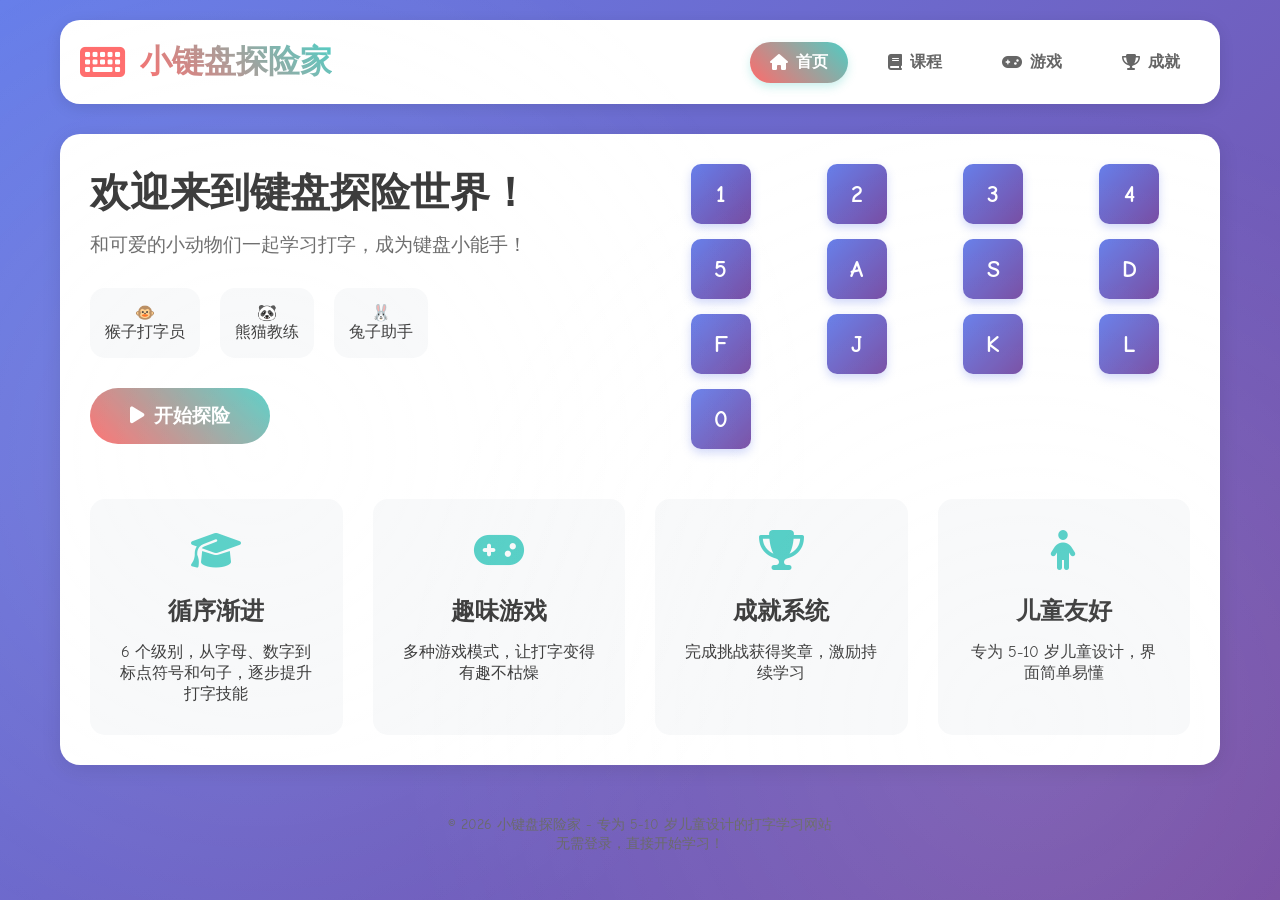
<file: index.html>
<!DOCTYPE html>
<html lang="zh-CN">
<head>
    <meta charset="UTF-8">
    <meta name="viewport" content="width=device-width, initial-scale=1.0">
    <title>小键盘探险家 - 儿童打字游戏</title>
    <link rel="stylesheet" href="style.css">
    <link rel="stylesheet" href="https://cdnjs.cloudflare.com/ajax/libs/font-awesome/6.4.0/css/all.min.css">
    <link href="https://fonts.googleapis.com/css2?family=Comic+Neue:wght@400;700&family=Nunito:wght@400;700&display=swap" rel="stylesheet">
</head>
<body>
    <div class="container">
        <!-- 顶部导航 -->
        <header class="header">
            <div class="logo">
                <i class="fas fa-keyboard"></i>
                <h1>小键盘探险家</h1>
            </div>
            <nav class="nav">
                <a href="#home" class="nav-link active"><i class="fas fa-home"></i> 首页</a>
                <a href="#lessons" class="nav-link"><i class="fas fa-book"></i> 课程</a>
                <a href="#games" class="nav-link"><i class="fas fa-gamepad"></i> 游戏</a>
                <a href="#progress" class="nav-link"><i class="fas fa-trophy"></i> 成就</a>
            </nav>
        </header>

        <!-- 主内容区 -->
        <main class="main-content">
            <!-- 欢迎区域 -->
            <section id="home" class="section active">
                <div class="hero">
                    <div class="hero-content">
                        <h2>欢迎来到键盘探险世界！</h2>
                        <p class="subtitle">和可爱的小动物们一起学习打字，成为键盘小能手！</p>
                        <div class="hero-animals">
                            <div class="animal monkey">
                                <span class="animal-emoji">🐵</span>
                                <span>猴子打字员</span>
                            </div>
                            <div class="animal panda">
                                <span class="animal-emoji">🐼</span>
                                <span>熊猫教练</span>
                            </div>
                            <div class="animal rabbit">
                                <span class="animal-emoji">🐰</span>
                                <span>兔子助手</span>
                            </div>
                        </div>
                        <button class="start-btn" onclick="startLearning()">
                            <i class="fas fa-play"></i> 开始探险
                        </button>
                    </div>
                    <div class="hero-image">
                        <div class="keyboard-illustration">
                            <div class="key key-1">1</div>
                            <div class="key key-2">2</div>
                            <div class="key key-3">3</div>
                            <div class="key key-4">4</div>
                            <div class="key key-5">5</div>
                            <div class="key key-a">A</div>
                            <div class="key key-s">S</div>
                            <div class="key key-d">D</div>
                            <div class="key key-f">F</div>
                            <div class="key key-j">J</div>
                            <div class="key key-k">K</div>
                            <div class="key key-l">L</div>
                            <div class="key key-0">0</div>
                        </div>
                    </div>
                </div>

                <div class="features">
                    <div class="feature-card">
                        <div class="feature-icon">
                            <i class="fas fa-graduation-cap"></i>
                        </div>
                        <h3>循序渐进</h3>
                        <p>6 个级别，从字母、数字到标点符号和句子，逐步提升打字技能</p>
                    </div>
                    <div class="feature-card">
                        <div class="feature-icon">
                            <i class="fas fa-gamepad"></i>
                        </div>
                        <h3>趣味游戏</h3>
                        <p>多种游戏模式，让打字变得有趣不枯燥</p>
                    </div>
                    <div class="feature-card">
                        <div class="feature-icon">
                            <i class="fas fa-trophy"></i>
                        </div>
                        <h3>成就系统</h3>
                        <p>完成挑战获得奖章，激励持续学习</p>
                    </div>
                    <div class="feature-card">
                        <div class="feature-icon">
                            <i class="fas fa-child"></i>
                        </div>
                        <h3>儿童友好</h3>
                        <p>专为 5-10 岁儿童设计，界面简单易懂</p>
                    </div>
                </div>
            </section>

            <!-- 课程区域 -->
            <section id="lessons" class="section">
                <h2 class="section-title">打字课程</h2>
                <p class="section-subtitle">选择适合你的课程开始学习吧！</p>
                
                <div class="lessons-container">
                    <!-- 课程卡片将由 JavaScript 动态生成 -->
                </div>
            </section>

            <!-- 游戏区域 -->
            <section id="games" class="section">
                <h2 class="section-title">趣味游戏</h2>
                <p class="section-subtitle">通过游戏练习打字技能！</p>
                
                <div class="games-container">
                    <a href="falling-letters.html" class="game-card-link">
                        <div class="game-card">
                            <div class="game-icon">
                                <i class="fas fa-apple-alt"></i>
                            </div>
                            <h3>字母雨</h3>
                            <p>接住掉落的字母，输入正确的键</p>
                            <button class="play-btn">开始游戏</button>
                        </div>
                    </a>
                    
                    <a href="word-race.html" class="game-card-link">
                        <div class="game-card">
                            <div class="game-icon">
                                <i class="fas fa-car"></i>
                            </div>
                            <h3>单词赛车</h3>
                            <p>输入单词让赛车前进</p>
                            <button class="play-btn">开始游戏</button>
                        </div>
                    </a>
                    
                    <a href="typing-adventure.html" class="game-card-link">
                        <div class="game-card">
                            <div class="game-icon">
                                <i class="fas fa-dragon"></i>
                            </div>
                            <h3>打字冒险</h3>
                            <p>打败怪物，拯救小动物</p>
                            <button class="play-btn">开始游戏</button>
                        </div>
                    </a>
                    
                    <div class="game-card" onclick="startGame('keyboard-hero')">
                        <div class="game-icon">
                            <i class="fas fa-guitar"></i>
                        </div>
                        <h3>键盘英雄</h3>
                        <p>跟随节奏敲击键盘</p>
                        <button class="play-btn coming-soon">即将推出</button>
                    </div>
                </div>
            </section>

            <!-- 打字练习区域 -->
            <section id="typing-practice" class="section typing-section" style="display: none;">
                <div class="typing-header">
                    <button class="back-btn" onclick="goBack()">
                        <i class="fas fa-arrow-left"></i> 返回
                    </button>
                    <h2 id="practice-title">打字练习</h2>
                    <div class="stats">
                        <span id="score">得分：0</span>
                        <span id="time">时间：60s</span>
                        <span id="accuracy">准确率：100%</span>
                    </div>
                </div>
                
                <div class="typing-area">
                    <div class="target-text" id="target-text">
                        请按下 <span class="highlight-key">A</span> 键
                    </div>
                    
                    <div class="keyboard-display">
                        <!-- 键盘显示区域 - MacBook 标准键盘布局 -->
                        <!-- 功能键行 -->
                        <div class="keyboard-row function-row">
                            <div class="key function-key" data-key="Escape">Esc</div>
                            <div class="key function-key" data-key="F1">F1</div>
                            <div class="key function-key" data-key="F2">F2</div>
                            <div class="key function-key" data-key="F3">F3</div>
                            <div class="key function-key" data-key="F4">F4</div>
                            <div class="key function-key" data-key="F5">F5</div>
                            <div class="key function-key" data-key="F6">F6</div>
                            <div class="key function-key" data-key="F7">F7</div>
                            <div class="key function-key" data-key="F8">F8</div>
                            <div class="key function-key" data-key="F9">F9</div>
                            <div class="key function-key" data-key="F10">F10</div>
                            <div class="key function-key" data-key="F11">F11</div>
                            <div class="key function-key" data-key="F12">F12</div>
                        </div>
                        <!-- 数字行（带符号） -->
                        <div class="keyboard-row">
                            <div class="key" data-key="`" data-shift="~">`</div>
                            <div class="key" data-key="1" data-shift="!">1</div>
                            <div class="key" data-key="2" data-shift="@">2</div>
                            <div class="key" data-key="3" data-shift="#">3</div>
                            <div class="key" data-key="4" data-shift="$">4</div>
                            <div class="key" data-key="5" data-shift="%">5</div>
                            <div class="key" data-key="6" data-shift="^">6</div>
                            <div class="key" data-key="7" data-shift="&">7</div>
                            <div class="key" data-key="8" data-shift="*">8</div>
                            <div class="key" data-key="9" data-shift="(">9</div>
                            <div class="key" data-key="0" data-shift=")">0</div>
                            <div class="key" data-key="-" data-shift="_">-</div>
                            <div class="key" data-key="=" data-shift="+">=</div>
                            <div class="key delete-key" data-key="Backspace">⌫</div>
                        </div>
                        <!-- Tab 行 -->
                        <div class="keyboard-row">
                            <div class="key tab-key" data-key="Tab">Tab</div>
                            <div class="key" data-key="Q">Q</div>
                            <div class="key" data-key="W">W</div>
                            <div class="key" data-key="E">E</div>
                            <div class="key" data-key="R">R</div>
                            <div class="key" data-key="T">T</div>
                            <div class="key" data-key="Y">Y</div>
                            <div class="key" data-key="U">U</div>
                            <div class="key" data-key="I">I</div>
                            <div class="key" data-key="O">O</div>
                            <div class="key" data-key="P">P</div>
                            <div class="key" data-key="[" data-shift="{">[</div>
                            <div class="key" data-key="]" data-shift="}">]</div>
                            <div class="key" data-key="\" data-shift="|">\</div>
                        </div>
                        <!-- Caps Lock 行 -->
                        <div class="keyboard-row">
                            <div class="key caps-key" data-key="CapsLock">Caps</div>
                            <div class="key" data-key="A">A</div>
                            <div class="key" data-key="S">S</div>
                            <div class="key" data-key="D">D</div>
                            <div class="key" data-key="F">F</div>
                            <div class="key" data-key="G">G</div>
                            <div class="key" data-key="H">H</div>
                            <div class="key" data-key="J">J</div>
                            <div class="key" data-key="K">K</div>
                            <div class="key" data-key="L">L</div>
                            <div class="key" data-key=";" data-shift=":">;</div>
                            <div class="key" data-key="'" data-shift='"">'</div>
                            <div class="key return-key" data-key="Enter">↩</div>
                        </div>
                        <!-- Shift 行 -->
                        <div class="keyboard-row">
                            <div class="key shift-key" data-key="Shift">Shift</div>
                            <div class="key" data-key="Z">Z</div>
                            <div class="key" data-key="X">X</div>
                            <div class="key" data-key="C">C</div>
                            <div class="key" data-key="V">V</div>
                            <div class="key" data-key="B">B</div>
                            <div class="key" data-key="N">N</div>
                            <div class="key" data-key="M">M</div>
                            <div class="key" data-key="," data-shift="<">,</div>
                            <div class="key" data-key="." data-shift=">">.</div>
                            <div class="key" data-key="/" data-shift="?">/</div>
                            <div class="key shift-key" data-key="ShiftR">Shift</div>
                        </div>
                        <!-- 空格行 -->
                        <div class="keyboard-row">
                            <div class="key modifier-key" data-key="Control">Ctrl</div>
                            <div class="key modifier-key" data-key="Option">⌥</div>
                            <div class="key modifier-key" data-key="Command">⌘</div>
                            <div class="key space-key" data-key=" "> </div>
                            <div class="key modifier-key" data-key="CommandR">⌘</div>
                            <div class="key modifier-key" data-key="OptionR">⌥</div>
                            <div class="key modifier-key" data-key="ControlR">Ctrl</div>
                        </div>
                    </div>
                    
                    <div class="input-area">
                        <input type="text" id="typing-input" placeholder="在这里输入..." autocomplete="off">
                        <button id="next-btn" onclick="nextChallenge()">下一个 <i class="fas fa-arrow-right"></i></button>
                    </div>
                    
                    <div class="feedback" id="feedback">
                        <i class="fas fa-thumbs-up"></i> 做得好！继续加油！
                    </div>
                </div>
                
                <div class="progress-container">
                    <div class="progress-label">
                        <span>课程进度</span>
                        <span id="progress-percent">0%</span>
                    </div>
                    <div class="progress-bar-container">
                        <div class="progress-bar-fill" id="progress-bar" style="width: 0%"></div>
                    </div>
                </div>
            </section>

            <!-- 进度/成就区域 -->
            <section id="progress" class="section">
                <h2 class="section-title">学习进度</h2>
                
                <div class="progress-dashboard">
                    <div class="progress-card">
                        <h3><i class="fas fa-medal"></i> 成就</h3>
                        <div class="achievements">
                            <!-- 成就将由 JavaScript 动态生成 -->
                        </div>
                    </div>
                    
                    <div class="progress-card">
                        <h3><i class="fas fa-chart-bar"></i> 统计数据</h3>
                        <div class="stats-grid">
                            <div class="stat-item">
                                <div class="stat-value" id="total-words">0</div>
                                <div class="stat-label">总打字数</div>
                            </div>
                            <div class="stat-item">
                                <div class="stat-value" id="avg-speed">0</div>
                                <div class="stat-label">平均速度</div>
                            </div>
                            <div class="stat-item">
                                <div class="stat-value" id="best-score">0</div>
                                <div class="stat-label">最高分</div>
                            </div>
                            <div class="stat-item">
                                <div class="stat-value" id="lessons-completed">0</div>
                                <div class="stat-label">完成课程</div>
                            </div>
                        </div>
                    </div>
                    
                    <div class="progress-card">
                        <h3><i class="fas fa-history"></i> 最近活动</h3>
                        <div class="recent-activity">
                            <p>继续学习，创造你的记录！</p>
                        </div>
                    </div>
                </div>
            </section>
        </main>

        <!-- 底部 -->
        <footer class="footer">
            <p>© 2026 小键盘探险家 - 专为 5-10 岁儿童设计的打字学习网站</p>
            <p>无需登录，直接开始学习！</p>
        </footer>
    </div>

    <!-- 游戏完成弹窗 -->
    <div id="completion-modal" class="modal">
        <div class="modal-content">
            <div class="modal-header">
                <h2>🎉 恭喜完成！</h2>
                <button class="close-modal" onclick="closeModal()">&times;</button>
            </div>
            <div class="modal-body">
                <div class="celebration">
                    <i class="fas fa-trophy"></i>
                </div>
                <p id="completion-message">你成功完成了练习！</p>
                <div class="score-display">
                    <div class="score-item">
                        <span>得分</span>
                        <span id="final-score">100</span>
                    </div>
                    <div class="score-item">
                        <span>准确率</span>
                        <span id="final-accuracy">100%</span>
                    </div>
                    <div class="score-item">
                        <span>用时</span>
                        <span id="final-time">60s</span>
                    </div>
                </div>
                <div class="modal-buttons">
                    <button class="continue-btn" onclick="continueLearning()">继续学习</button>
                    <button class="home-btn" onclick="goHome()">返回首页</button>
                </div>
            </div>
        </div>
    </div>

    <script src="script.js"></script>
</body>
</html>
</file>
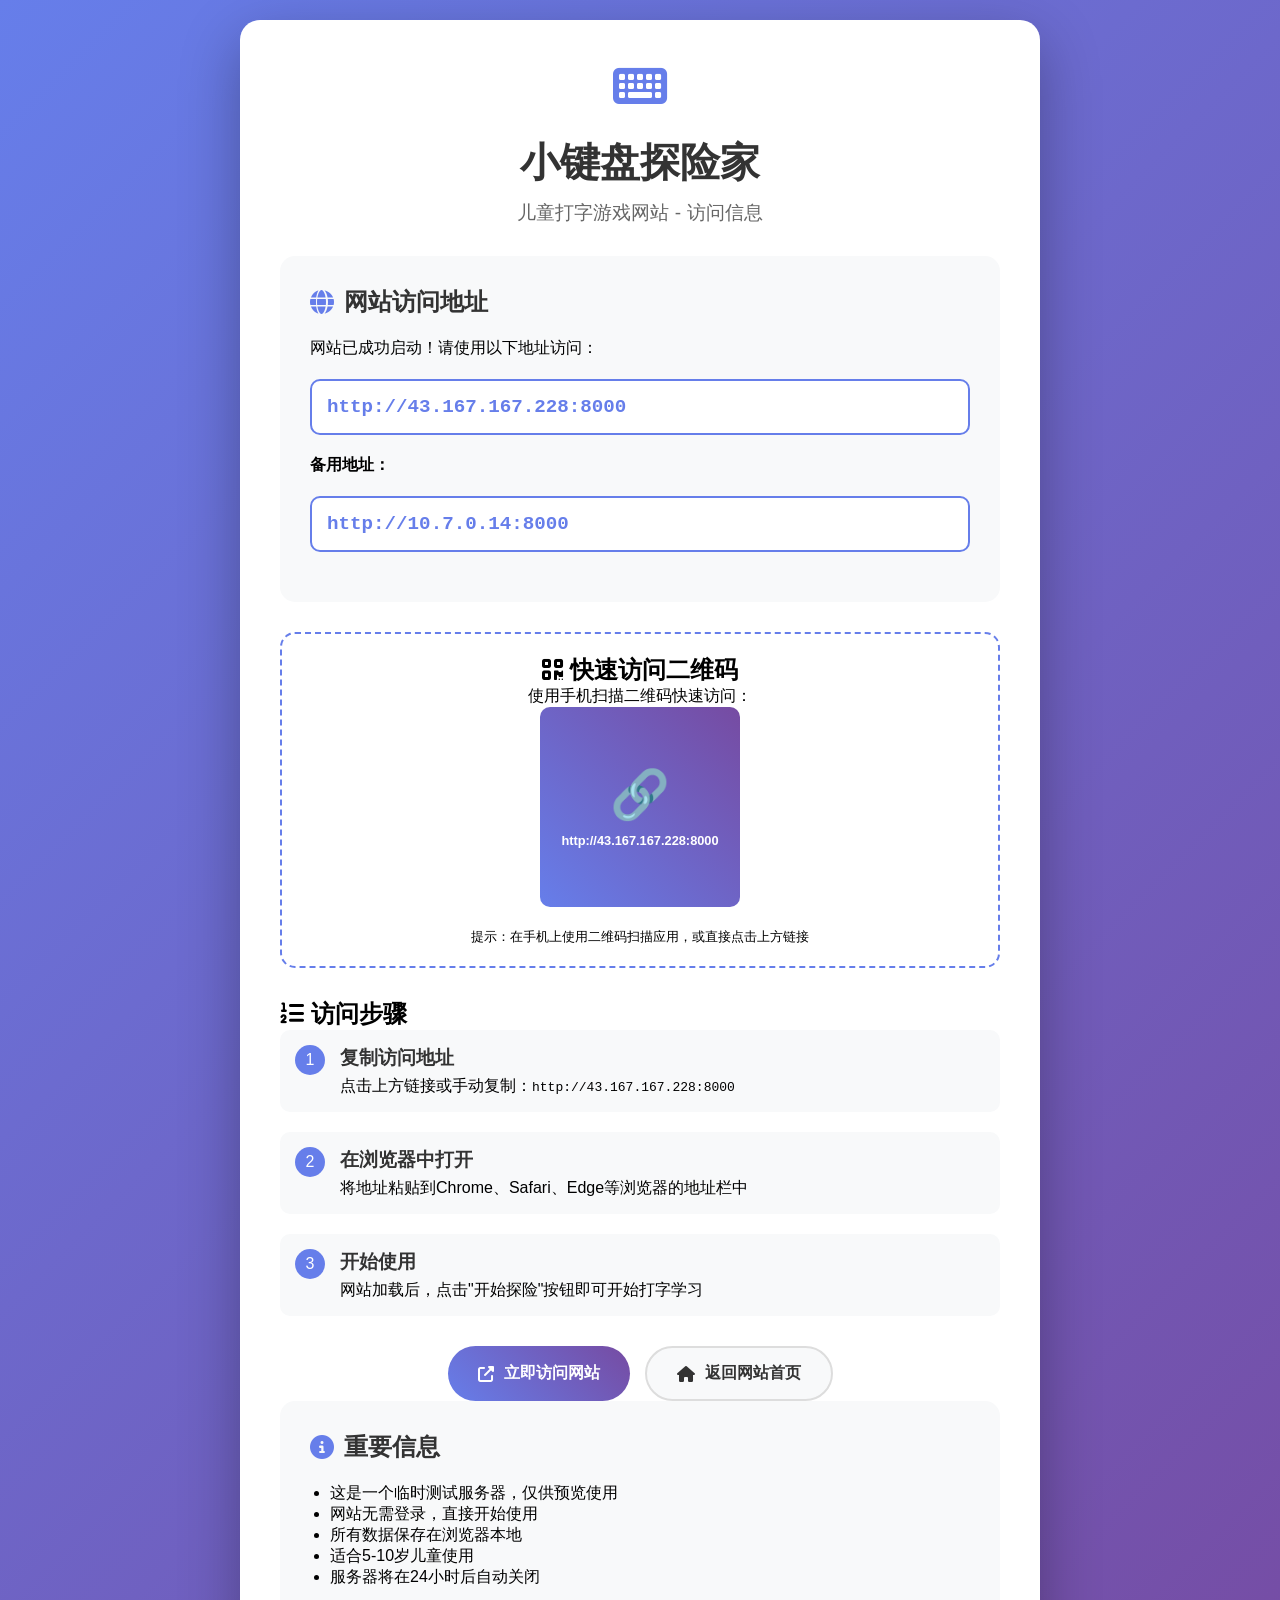
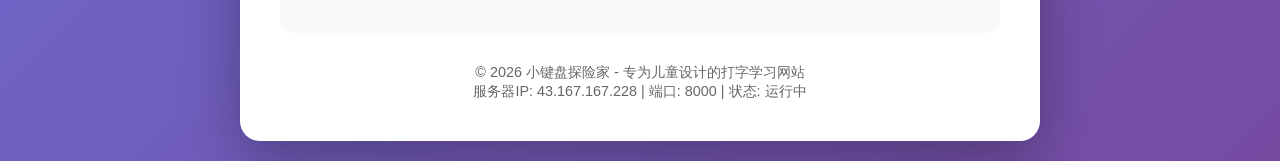
<file: access-info.html>
<!DOCTYPE html>
<html lang="zh-CN">
<head>
    <meta charset="UTF-8">
    <meta name="viewport" content="width=device-width, initial-scale=1.0">
    <title>网站访问信息 - 小键盘探险家</title>
    <style>
        * {
            margin: 0;
            padding: 0;
            box-sizing: border-box;
        }
        
        body {
            font-family: 'Arial', sans-serif;
            background: linear-gradient(135deg, #667eea 0%, #764ba2 100%);
            min-height: 100vh;
            display: flex;
            justify-content: center;
            align-items: center;
            padding: 20px;
        }
        
        .container {
            background: white;
            border-radius: 20px;
            padding: 40px;
            max-width: 800px;
            width: 100%;
            box-shadow: 0 20px 60px rgba(0, 0, 0, 0.3);
            text-align: center;
        }
        
        .header {
            margin-bottom: 30px;
        }
        
        .logo {
            font-size: 3rem;
            color: #667eea;
            margin-bottom: 20px;
        }
        
        h1 {
            color: #333;
            margin-bottom: 10px;
            font-size: 2.5rem;
        }
        
        .subtitle {
            color: #666;
            font-size: 1.2rem;
            margin-bottom: 30px;
        }
        
        .info-card {
            background: #f8f9fa;
            border-radius: 15px;
            padding: 30px;
            margin-bottom: 30px;
            text-align: left;
        }
        
        .info-card h2 {
            color: #333;
            margin-bottom: 20px;
            display: flex;
            align-items: center;
            gap: 10px;
        }
        
        .info-card h2 i {
            color: #667eea;
        }
        
        .url-display {
            background: white;
            border: 2px solid #667eea;
            border-radius: 10px;
            padding: 15px;
            margin: 20px 0;
            font-family: monospace;
            font-size: 1.2rem;
            word-break: break-all;
        }
        
        .url-display a {
            color: #667eea;
            text-decoration: none;
            font-weight: bold;
        }
        
        .url-display a:hover {
            text-decoration: underline;
        }
        
        .qr-section {
            margin: 30px 0;
            padding: 20px;
            background: white;
            border-radius: 15px;
            border: 2px dashed #667eea;
        }
        
        .qr-placeholder {
            width: 200px;
            height: 200px;
            background: linear-gradient(45deg, #667eea, #764ba2);
            border-radius: 10px;
            margin: 0 auto 20px;
            display: flex;
            flex-direction: column;
            justify-content: center;
            align-items: center;
            color: white;
            font-weight: bold;
        }
        
        .qr-placeholder i {
            font-size: 4rem;
            margin-bottom: 10px;
        }
        
        .steps {
            text-align: left;
            margin: 30px 0;
        }
        
        .step {
            display: flex;
            align-items: flex-start;
            margin-bottom: 20px;
            padding: 15px;
            background: #f8f9fa;
            border-radius: 10px;
        }
        
        .step-number {
            background: #667eea;
            color: white;
            width: 30px;
            height: 30px;
            border-radius: 50%;
            display: flex;
            align-items: center;
            justify-content: center;
            margin-right: 15px;
            flex-shrink: 0;
        }
        
        .step-content h3 {
            color: #333;
            margin-bottom: 5px;
        }
        
        .buttons {
            display: flex;
            gap: 15px;
            justify-content: center;
            margin-top: 30px;
            flex-wrap: wrap;
        }
        
        .btn {
            padding: 15px 30px;
            border-radius: 50px;
            text-decoration: none;
            font-weight: bold;
            display: inline-flex;
            align-items: center;
            gap: 10px;
            transition: all 0.3s ease;
        }
        
        .btn-primary {
            background: linear-gradient(45deg, #667eea, #764ba2);
            color: white;
        }
        
        .btn-secondary {
            background: #f8f9fa;
            color: #333;
            border: 2px solid #ddd;
        }
        
        .btn:hover {
            transform: translateY(-3px);
            box-shadow: 0 10px 20px rgba(0, 0, 0, 0.2);
        }
        
        .footer {
            margin-top: 30px;
            color: #666;
            font-size: 0.9rem;
        }
        
        @media (max-width: 600px) {
            .container {
                padding: 20px;
            }
            
            h1 {
                font-size: 2rem;
            }
            
            .url-display {
                font-size: 1rem;
            }
            
            .buttons {
                flex-direction: column;
            }
            
            .btn {
                width: 100%;
                justify-content: center;
            }
        }
    </style>
    <link rel="stylesheet" href="https://cdnjs.cloudflare.com/ajax/libs/font-awesome/6.4.0/css/all.min.css">
</head>
<body>
    <div class="container">
        <div class="header">
            <div class="logo">
                <i class="fas fa-keyboard"></i>
            </div>
            <h1>小键盘探险家</h1>
            <p class="subtitle">儿童打字游戏网站 - 访问信息</p>
        </div>
        
        <div class="info-card">
            <h2><i class="fas fa-globe"></i> 网站访问地址</h2>
            <p>网站已成功启动！请使用以下地址访问：</p>
            
            <div class="url-display">
                <a href="http://43.167.167.228:8000" target="_blank">
                    http://43.167.167.228:8000
                </a>
            </div>
            
            <p><strong>备用地址：</strong></p>
            <div class="url-display">
                <a href="http://10.7.0.14:8000" target="_blank">
                    http://10.7.0.14:8000
                </a>
            </div>
        </div>
        
        <div class="qr-section">
            <h2><i class="fas fa-qrcode"></i> 快速访问二维码</h2>
            <p>使用手机扫描二维码快速访问：</p>
            
            <div class="qr-placeholder">
                <i class="fas fa-qrcode"></i>
                <span>访问二维码</span>
            </div>
            
            <p><small>提示：在手机上使用二维码扫描应用，或直接点击上方链接</small></p>
        </div>
        
        <div class="steps">
            <h2><i class="fas fa-list-ol"></i> 访问步骤</h2>
            
            <div class="step">
                <div class="step-number">1</div>
                <div class="step-content">
                    <h3>复制访问地址</h3>
                    <p>点击上方链接或手动复制：<code>http://43.167.167.228:8000</code></p>
                </div>
            </div>
            
            <div class="step">
                <div class="step-number">2</div>
                <div class="step-content">
                    <h3>在浏览器中打开</h3>
                    <p>将地址粘贴到Chrome、Safari、Edge等浏览器的地址栏中</p>
                </div>
            </div>
            
            <div class="step">
                <div class="step-number">3</div>
                <div class="step-content">
                    <h3>开始使用</h3>
                    <p>网站加载后，点击"开始探险"按钮即可开始打字学习</p>
                </div>
            </div>
        </div>
        
        <div class="buttons">
            <a href="http://43.167.167.228:8000" target="_blank" class="btn btn-primary">
                <i class="fas fa-external-link-alt"></i> 立即访问网站
            </a>
            
            <a href="index.html" class="btn btn-secondary">
                <i class="fas fa-home"></i> 返回网站首页
            </a>
        </div>
        
        <div class="info-card">
            <h2><i class="fas fa-info-circle"></i> 重要信息</h2>
            <ul style="padding-left: 20px; margin: 15px 0;">
                <li>这是一个临时测试服务器，仅供预览使用</li>
                <li>网站无需登录，直接开始使用</li>
                <li>所有数据保存在浏览器本地</li>
                <li>适合5-10岁儿童使用</li>
                <li>服务器将在24小时后自动关闭</li>
            </ul>
        </div>
        
        <div class="footer">
            <p>© 2026 小键盘探险家 - 专为儿童设计的打字学习网站</p>
            <p>服务器IP: 43.167.167.228 | 端口: 8000 | 状态: 运行中</p>
        </div>
    </div>
    
    <script>
        // 自动生成二维码
        function generateQRCode() {
            const url = 'http://43.167.167.228:8000';
            const qrPlaceholder = document.querySelector('.qr-placeholder');
            
            // 在实际应用中，这里会使用QR码生成库
            // 现在使用简单的文本显示
            qrPlaceholder.innerHTML = `
                <div style="text-align: center; padding: 20px;">
                    <div style="font-size: 3rem; margin-bottom: 10px;">🔗</div>
                    <div style="font-size: 0.8rem; word-break: break-all;">${url}</div>
                </div>
            `;
        }
        
        // 页面加载后生成二维码
        document.addEventListener('DOMContentLoaded', generateQRCode);
        
        // 复制URL功能
        document.querySelectorAll('.url-display a').forEach(link => {
            link.addEventListener('click', function(e) {
                const url = this.href;
                navigator.clipboard.writeText(url).then(() => {
                    alert('链接已复制到剪贴板！');
                });
            });
        });
    </script>
</body>
</html>
</file>
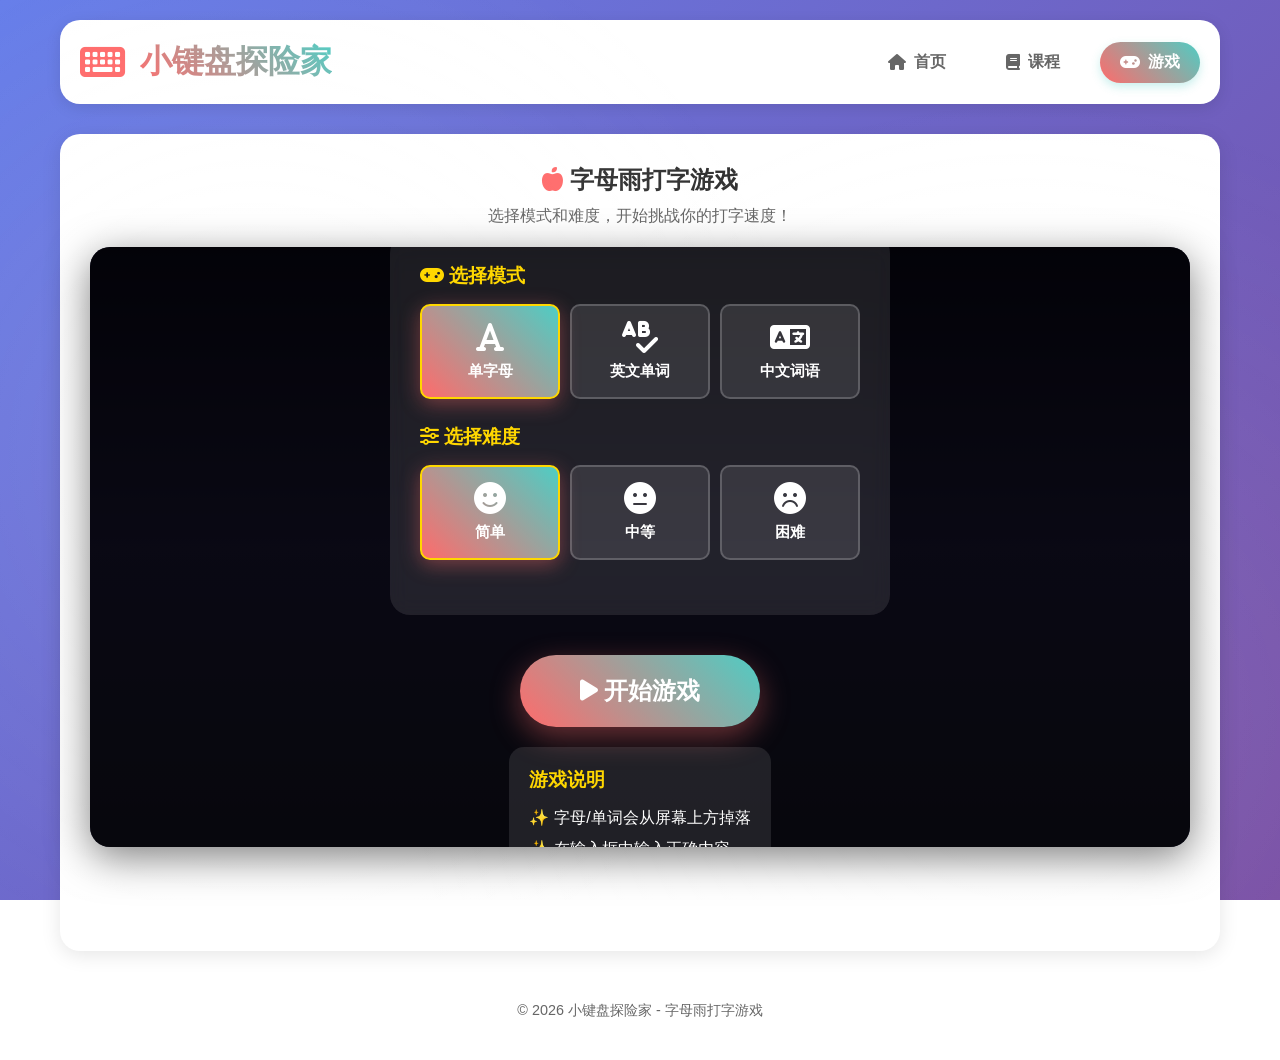
<file: falling-letters.html>
<!DOCTYPE html>
<html lang="zh-CN">
<head>
    <meta charset="UTF-8">
    <meta name="viewport" content="width=device-width, initial-scale=1.0">
    <title>字母雨打字游戏 - 小键盘探险家</title>
    <link rel="stylesheet" href="style.css">
    <link rel="stylesheet" href="https://cdnjs.cloudflare.com/ajax/libs/font-awesome/6.4.0/css/all.min.css">
    <style>
        /* 游戏专用样式 */
        .game-container {
            position: relative;
            width: 100%;
            height: 600px;
            background: linear-gradient(180deg, #0f0c29 0%, #302b63 50%, #24243e 100%);
            border-radius: 20px;
            overflow: hidden;
            margin: 20px 0;
            box-shadow: 0 10px 40px rgba(0, 0, 0, 0.5);
        }
        
        #game-canvas {
            width: 100%;
            height: 100%;
        }
        
        .game-ui {
            position: absolute;
            top: 20px;
            left: 20px;
            right: 20px;
            display: flex;
            justify-content: space-between;
            pointer-events: none;
            z-index: 10;
            flex-wrap: wrap;
            gap: 10px;
        }
        
        .game-stat {
            background: rgba(255, 255, 255, 0.15);
            backdrop-filter: blur(10px);
            padding: 12px 20px;
            border-radius: 15px;
            color: white;
            font-size: 1.1rem;
            font-weight: bold;
            border: 2px solid rgba(255, 255, 255, 0.3);
            min-width: 120px;
            text-align: center;
        }
        
        .game-stat i {
            margin-right: 8px;
            color: #ffd700;
        }
        
        .game-stat.lives i { color: #ff6b6b; }
        .game-stat.combo i { color: #4ecdc4; }
        .game-stat.speed i { color: #ffd700; }
        
        .game-over-modal {
            display: none;
            position: fixed;
            top: 0;
            left: 0;
            width: 100%;
            height: 100%;
            background: rgba(0, 0, 0, 0.85);
            z-index: 1000;
            justify-content: center;
            align-items: center;
        }
        
        .game-over-modal.show {
            display: flex;
        }
        
        .game-over-content {
            background: linear-gradient(135deg, #667eea 0%, #764ba2 100%);
            padding: 40px;
            border-radius: 20px;
            text-align: center;
            color: white;
            max-width: 500px;
            width: 90%;
            animation: slideUp 0.3s ease;
            box-shadow: 0 20px 60px rgba(0, 0, 0, 0.5);
        }
        
        .game-over-content h2 {
            font-size: 2.5rem;
            margin-bottom: 20px;
        }
        
        .final-score {
            font-size: 4rem;
            font-weight: bold;
            color: #ffd700;
            margin: 20px 0;
            text-shadow: 0 0 20px rgba(255, 215, 0, 0.5);
        }
        
        .stats-grid {
            display: grid;
            grid-template-columns: repeat(2, 1fr);
            gap: 15px;
            margin: 20px 0;
        }
        
        .stat-box {
            background: rgba(255, 255, 255, 0.15);
            padding: 15px;
            border-radius: 10px;
        }
        
        .stat-box .value {
            font-size: 2rem;
            font-weight: bold;
            color: #ffd700;
        }
        
        .stat-box .label {
            font-size: 0.9rem;
            opacity: 0.8;
        }
        
        .game-buttons {
            display: flex;
            gap: 15px;
            justify-content: center;
            margin-top: 30px;
            flex-wrap: wrap;
        }
        
        .game-btn {
            padding: 15px 30px;
            border: none;
            border-radius: 50px;
            font-size: 1.1rem;
            font-weight: bold;
            cursor: pointer;
            transition: all 0.3s ease;
        }
        
        .btn-restart {
            background: #2ecc71;
            color: white;
        }
        
        .btn-restart:hover {
            background: #27ae60;
            transform: scale(1.05);
        }
        
        .btn-home {
            background: rgba(255, 255, 255, 0.2);
            color: white;
        }
        
        .btn-home:hover {
            background: rgba(255, 255, 255, 0.3);
        }
        
        .start-screen {
            position: absolute;
            top: 0;
            left: 0;
            width: 100%;
            height: 100%;
            background: rgba(0, 0, 0, 0.8);
            display: flex;
            flex-direction: column;
            justify-content: center;
            align-items: center;
            z-index: 20;
            padding: 20px;
        }
        
        .start-screen h2 {
            color: white;
            font-size: 2.5rem;
            margin-bottom: 10px;
            text-shadow: 0 0 20px rgba(255, 255, 255, 0.5);
        }
        
        .start-screen .subtitle {
            color: #ddd;
            font-size: 1.2rem;
            margin-bottom: 30px;
        }
        
        .settings-panel {
            background: rgba(255, 255, 255, 0.1);
            backdrop-filter: blur(10px);
            padding: 30px;
            border-radius: 20px;
            margin: 20px;
            max-width: 500px;
            width: 100%;
        }
        
        .setting-group {
            margin-bottom: 25px;
        }
        
        .setting-group h3 {
            color: #ffd700;
            margin-bottom: 15px;
            font-size: 1.2rem;
        }
        
        .setting-options {
            display: grid;
            grid-template-columns: repeat(3, 1fr);
            gap: 10px;
        }
        
        .setting-option {
            background: rgba(255, 255, 255, 0.1);
            border: 2px solid rgba(255, 255, 255, 0.2);
            padding: 15px 10px;
            border-radius: 10px;
            text-align: center;
            color: white;
            cursor: pointer;
            transition: all 0.3s ease;
        }
        
        .setting-option:hover {
            background: rgba(255, 255, 255, 0.2);
            transform: translateY(-2px);
        }
        
        .setting-option.selected {
            background: linear-gradient(45deg, #ff6b6b, #4ecdc4);
            border-color: #ffd700;
            box-shadow: 0 5px 20px rgba(255, 107, 107, 0.4);
        }
        
        .setting-option i {
            display: block;
            font-size: 2rem;
            margin-bottom: 8px;
        }
        
        .setting-option span {
            font-size: 0.95rem;
            font-weight: bold;
        }
        
        .start-btn-large {
            background: linear-gradient(45deg, #ff6b6b, #4ecdc4);
            color: white;
            border: none;
            padding: 20px 60px;
            font-size: 1.5rem;
            border-radius: 50px;
            cursor: pointer;
            font-weight: bold;
            transition: all 0.3s ease;
            box-shadow: 0 10px 30px rgba(255, 107, 107, 0.4);
            margin-top: 20px;
        }
        
        .start-btn-large:hover {
            transform: scale(1.1);
            box-shadow: 0 15px 40px rgba(255, 107, 107, 0.6);
        }
        
        .instructions {
            background: rgba(255, 255, 255, 0.1);
            padding: 20px;
            border-radius: 15px;
            margin: 20px;
            color: white;
            max-width: 500px;
        }
        
        .instructions h3 {
            margin-bottom: 15px;
            color: #ffd700;
        }
        
        .instructions ul {
            list-style: none;
            padding: 0;
        }
        
        .instructions li {
            margin: 10px 0;
            padding-left: 25px;
            position: relative;
        }
        
        .instructions li:before {
            content: '✨';
            position: absolute;
            left: 0;
        }
        
        @keyframes slideUp {
            from {
                opacity: 0;
                transform: translateY(50px);
            }
            to {
                opacity: 1;
                transform: translateY(0);
            }
        }
        
        /* 连击显示 */
        .combo-display {
            position: absolute;
            top: 50%;
            left: 50%;
            transform: translate(-50%, -50%);
            font-size: 3rem;
            font-weight: bold;
            color: #ffd700;
            text-shadow: 0 0 20px rgba(255, 215, 0, 0.8);
            pointer-events: none;
            opacity: 0;
            z-index: 15;
        }
        
        .combo-display.show {
            animation: comboPop 0.5s ease forwards;
        }
        
        @keyframes comboPop {
            0% {
                opacity: 0;
                transform: translate(-50%, -50%) scale(0.5);
            }
            50% {
                opacity: 1;
                transform: translate(-50%, -50%) scale(1.2);
            }
            100% {
                opacity: 0;
                transform: translate(-50%, -50%) scale(1);
            }
        }
        
        /* 虚拟键盘区域 */
        .keyboard-area {
            position: absolute;
            bottom: 15px;
            left: 50%;
            transform: translateX(-50%);
            width: 90%;
            max-width: 800px;
            z-index: 15;
            background: rgba(0, 0, 0, 0.5);
            padding: 15px;
            border-radius: 15px;
            backdrop-filter: blur(10px);
        }
        
        .keyboard-row {
            display: flex;
            justify-content: center;
            gap: 6px;
            margin-bottom: 6px;
        }
        
        .key {
            min-width: 45px;
            height: 50px;
            background: linear-gradient(145deg, #2d3748, #1a202c);
            border: 2px solid #4a5568;
            border-radius: 8px;
            display: flex;
            align-items: center;
            justify-content: center;
            color: #e2e8f0;
            font-weight: bold;
            font-size: 1.1rem;
            cursor: pointer;
            transition: all 0.1s ease;
            user-select: none;
            box-shadow: 0 4px 6px rgba(0, 0, 0, 0.3);
        }
        
        .key:hover {
            background: linear-gradient(145deg, #4a5568, #2d3748);
            transform: translateY(-2px);
        }
        
        .key.active {
            background: linear-gradient(145deg, #4ecdc4, #45b7af);
            border-color: #ffd700;
            color: white;
            transform: translateY(2px);
            box-shadow: 0 0 20px rgba(78, 205, 196, 0.6), inset 0 2px 4px rgba(0, 0, 0, 0.2);
        }
        
        .key.space {
            min-width: 300px;
        }
        
        .key.wide {
            min-width: 70px;
            font-size: 0.9rem;
        }
        
        /* 当前输入显示 */
        .current-input-display {
            position: absolute;
            bottom: 140px;
            left: 50%;
            transform: translateX(-50%);
            background: rgba(255, 255, 255, 0.95);
            padding: 15px 40px;
            border-radius: 50px;
            font-size: 2rem;
            font-weight: bold;
            color: #333;
            min-width: 300px;
            text-align: center;
            border: 3px solid rgba(255, 255, 255, 0.5);
            box-shadow: 0 10px 30px rgba(0, 0, 0, 0.3);
            z-index: 15;
        }
        
        .current-input-display span {
            color: #4ecdc4;
        }
        
        /* 难度颜色 */
        .difficulty-easy { color: #2ecc71; }
        .difficulty-medium { color: #f39c12; }
        .difficulty-hard { color: #e74c3c; }
        
        /* 响应式设计 */
        @media (max-width: 768px) {
            .game-stat {
                font-size: 0.9rem;
                padding: 10px 15px;
                min-width: 80px;
            }
            
            .setting-options {
                grid-template-columns: 1fr;
            }
            
            .game-buttons {
                flex-direction: column;
            }
            
            .game-btn {
                width: 100%;
            }
        }
    </style>
</head>
<body>
    <div class="container">
        <header class="header">
            <div class="logo">
                <i class="fas fa-keyboard"></i>
                <h1>小键盘探险家</h1>
            </div>
            <nav class="nav">
                <a href="index.html" class="nav-link"><i class="fas fa-home"></i> 首页</a>
                <a href="index.html#lessons" class="nav-link"><i class="fas fa-book"></i> 课程</a>
                <a href="index.html#games" class="nav-link active"><i class="fas fa-gamepad"></i> 游戏</a>
            </nav>
        </header>

        <main class="main-content">
            <h2 style="text-align: center; color: #333; margin-bottom: 10px;">
                <i class="fas fa-apple-alt" style="color: #ff6b6b;"></i> 字母雨打字游戏
            </h2>
            <p style="text-align: center; color: #666; margin-bottom: 20px;">
                选择模式和难度，开始挑战你的打字速度！
            </p>
            
            <div class="game-container">
                <canvas id="game-canvas"></canvas>
                
                <div class="game-ui" id="game-ui" style="display: none;">
                    <div class="game-stat">
                        <i class="fas fa-star"></i>
                        <span>得分：<span id="score">0</span></span>
                    </div>
                    <div class="game-stat lives">
                        <i class="fas fa-heart"></i>
                        <span>生命：<span id="lives">3</span></span>
                    </div>
                    <div class="game-stat combo">
                        <i class="fas fa-bolt"></i>
                        <span>连击：<span id="combo">0</span></span>
                    </div>
                    <div class="game-stat speed">
                        <i class="fas fa-tachometer-alt"></i>
                        <span>速度：<span id="speed">1.0x</span></span>
                    </div>
                </div>
                
                <div class="current-input-display" id="current-input" style="display: none;">
                    输入：<span id="input-text"></span>
                </div>
                
                <div class="keyboard-area" id="keyboard-area" style="display: none;">
                    <div class="keyboard-row">
                        <div class="key" data-key="Q">Q</div>
                        <div class="key" data-key="W">W</div>
                        <div class="key" data-key="E">E</div>
                        <div class="key" data-key="R">R</div>
                        <div class="key" data-key="T">T</div>
                        <div class="key" data-key="Y">Y</div>
                        <div class="key" data-key="U">U</div>
                        <div class="key" data-key="I">I</div>
                        <div class="key" data-key="O">O</div>
                        <div class="key" data-key="P">P</div>
                    </div>
                    <div class="keyboard-row">
                        <div class="key" data-key="A">A</div>
                        <div class="key" data-key="S">S</div>
                        <div class="key" data-key="D">D</div>
                        <div class="key" data-key="F">F</div>
                        <div class="key" data-key="G">G</div>
                        <div class="key" data-key="H">H</div>
                        <div class="key" data-key="J">J</div>
                        <div class="key" data-key="K">K</div>
                        <div class="key" data-key="L">L</div>
                    </div>
                    <div class="keyboard-row">
                        <div class="key" data-key="Z">Z</div>
                        <div class="key" data-key="X">X</div>
                        <div class="key" data-key="C">C</div>
                        <div class="key" data-key="V">V</div>
                        <div class="key" data-key="B">B</div>
                        <div class="key" data-key="N">N</div>
                        <div class="key" data-key="M">M</div>
                    </div>
                    <div class="keyboard-row">
                        <div class="key space" data-key=" ">空格</div>
                    </div>
                </div>
                
                <div class="combo-display" id="combo-display"></div>
                
                <div class="start-screen" id="start-screen">
                    <h2>🌧️ 字母雨</h2>
                    <p class="subtitle">练习打字速度与准确性的趣味游戏</p>
                    
                    <div class="settings-panel">
                        <div class="setting-group">
                            <h3><i class="fas fa-gamepad"></i> 选择模式</h3>
                            <div class="setting-options">
                                <div class="setting-option selected" data-mode="letter" onclick="selectMode('letter')">
                                    <i class="fas fa-font"></i>
                                    <span>单字母</span>
                                </div>
                                <div class="setting-option" data-mode="word" onclick="selectMode('word')">
                                    <i class="fas fa-spell-check"></i>
                                    <span>英文单词</span>
                                </div>
                                <div class="setting-option" data-mode="chinese" onclick="selectMode('chinese')">
                                    <i class="fas fa-language"></i>
                                    <span>中文词语</span>
                                </div>
                            </div>
                        </div>
                        
                        <div class="setting-group">
                            <h3><i class="fas fa-sliders-h"></i> 选择难度</h3>
                            <div class="setting-options">
                                <div class="setting-option selected" data-difficulty="easy" onclick="selectDifficulty('easy')">
                                    <i class="fas fa-smile"></i>
                                    <span>简单</span>
                                </div>
                                <div class="setting-option" data-difficulty="medium" onclick="selectDifficulty('medium')">
                                    <i class="fas fa-meh"></i>
                                    <span>中等</span>
                                </div>
                                <div class="setting-option" data-difficulty="hard" onclick="selectDifficulty('hard')">
                                    <i class="fas fa-frown"></i>
                                    <span>困难</span>
                                </div>
                            </div>
                        </div>
                    </div>
                    
                    <button class="start-btn-large" onclick="startGame()">
                        <i class="fas fa-play"></i> 开始游戏
                    </button>
                    
                    <div class="instructions">
                        <h3>游戏说明</h3>
                        <ul>
                            <li>字母/单词会从屏幕上方掉落</li>
                            <li>在输入框中输入正确内容</li>
                            <li>接住目标得分，漏掉扣生命</li>
                            <li>连续接住有连击奖励</li>
                            <li>生命归零游戏结束</li>
                        </ul>
                    </div>
                </div>
            </div>
            
            <div class="game-controls" style="text-align: center; margin-top: 20px;">
                <button class="game-btn btn-restart" onclick="restartGame()" style="display: none;" id="restart-btn">
                    <i class="fas fa-redo"></i> 重新开始
                </button>
                <button class="game-btn btn-home" onclick="window.location.href='index.html'">
                    <i class="fas fa-home"></i> 返回首页
                </button>
            </div>
        </main>

        <footer class="footer">
            <p>© 2026 小键盘探险家 - 字母雨打字游戏</p>
        </footer>
    </div>

    <!-- 游戏结束弹窗 -->
    <div class="game-over-modal" id="game-over-modal">
        <div class="game-over-content">
            <h2>🎮 游戏结束</h2>
            <p>你的最终得分</p>
            <div class="final-score" id="final-score">0</div>
            <div class="stats-grid">
                <div class="stat-box">
                    <div class="value" id="final-combo">0</div>
                    <div class="label">最高连击</div>
                </div>
                <div class="stat-box">
                    <div class="value" id="final-accuracy">0%</div>
                    <div class="label">准确率</div>
                </div>
                <div class="stat-box">
                    <div class="value" id="final-caught">0</div>
                    <div class="label">接住目标</div>
                </div>
                <div class="stat-box">
                    <div class="value" id="final-missed">0</div>
                    <div class="label">漏掉目标</div>
                </div>
            </div>
            <div class="game-buttons">
                <button class="game-btn btn-restart" onclick="restartGame()">
                    <i class="fas fa-redo"></i> 再来一次
                </button>
                <button class="game-btn btn-home" onclick="window.location.href='index.html'">
                    <i class="fas fa-home"></i> 返回首页
                </button>
            </div>
        </div>
    </div>

    <script>
        // 游戏配置
        const gameConfig = {
            mode: 'letter', // letter, word, chinese
            difficulty: 'easy', // easy, medium, hard
            difficulties: {
                easy: { spawnRate: 2000, fallSpeed: 1, maxLetters: 5 },
                medium: { spawnRate: 1500, fallSpeed: 1.5, maxLetters: 8 },
                hard: { spawnRate: 1000, fallSpeed: 2, maxLetters: 12 }
            }
        };
        
        // 游戏变量
        const canvas = document.getElementById('game-canvas');
        const ctx = canvas.getContext('2d');
        let gameRunning = false;
        let score = 0;
        let lives = 3;
        let combo = 0;
        let maxCombo = 0;
        let correctCount = 0;
        let totalCount = 0;
        let targets = [];
        let lastSpawn = 0;
        let gameSpeed = 1;
        let caughtCount = 0;
        let missedCount = 0;
        let animationId;
        
        // 词库
        const wordBank = {
            letter: 'ABCDEFGHIJKLMNOPQRSTUVWXYZ'.split(''),
            word: [
                'CAT', 'DOG', 'SUN', 'MOON', 'STAR', 'TREE', 'FISH', 'BIRD',
                'BOOK', 'BALL', 'MILK', 'CAKE', 'FLOWER', 'APPLE', 'ORANGE',
                'HAPPY', 'SMILE', 'WATER', 'FRIEND', 'SCHOOL', 'MUSIC', 'DANCE',
                'LOVE', 'PEACE', 'DREAM', 'HOPE', 'LIGHT', 'POWER', 'TIME', 'SPACE'
            ],
            chinese: [
                '天空', '大地', '阳光', '月亮', '星星', '树木', '花朵', '小草',
                '小鸟', '小鱼', '小猫', '小狗', '书本', '铅笔', '学校', '老师',
                '朋友', '家人', '快乐', '幸福', '梦想', '希望', '勇敢', '坚强',
                '美丽', '聪明', '善良', '友好', '和平', '自由', '春天', '夏天'
            ]
        };
        
        // 颜色配置
        const targetColors = [
            '#ff6b6b', '#4ecdc4', '#ffd700', '#9b59b6', 
            '#2ecc71', '#e74c3c', '#3498db', '#f39c12'
        ];
        
        // 调整画布大小
        function resizeCanvas() {
            canvas.width = canvas.offsetWidth;
            canvas.height = canvas.offsetHeight;
        }
        
        window.addEventListener('resize', resizeCanvas);
        resizeCanvas();
        
        // 选择模式
        function selectMode(mode) {
            gameConfig.mode = mode;
            document.querySelectorAll('[data-mode]').forEach(el => {
                el.classList.toggle('selected', el.dataset.mode === mode);
            });
        }
        
        // 选择难度
        function selectDifficulty(difficulty) {
            gameConfig.difficulty = difficulty;
            document.querySelectorAll('[data-difficulty]').forEach(el => {
                el.classList.toggle('selected', el.dataset.difficulty === difficulty);
            });
        }
        
        // 目标类
        class Target {
            constructor() {
                const bank = wordBank[gameConfig.mode];
                this.text = bank[Math.floor(Math.random() * bank.length)];
                this.x = Math.random() * (canvas.width - 100) + 50;
                this.y = -50;
                const config = gameConfig.difficulties[gameConfig.difficulty];
                this.speed = (Math.random() * 0.5 + config.fallSpeed) * gameSpeed;
                this.width = this.text.length * 20 + 20;
                this.height = 40;
                this.color = targetColors[Math.floor(Math.random() * targetColors.length)];
                this.caught = false;
                this.missed = false;
            }
            
            update() {
                this.y += this.speed;
            }
            
            draw() {
                if (this.caught) return;
                
                // 绘制背景
                ctx.beginPath();
                ctx.roundRect(this.x - this.width/2, this.y - this.height/2, this.width, this.height, 10);
                ctx.fillStyle = this.color;
                ctx.fill();
                ctx.strokeStyle = 'white';
                ctx.lineWidth = 3;
                ctx.stroke();
                ctx.closePath();
                
                // 绘制文字
                ctx.fillStyle = 'white';
                ctx.font = 'bold 18px Arial';
                ctx.textAlign = 'center';
                ctx.textBaseline = 'middle';
                ctx.fillText(this.text, this.x, this.y);
                
                // 发光效果
                ctx.shadowColor = this.color;
                ctx.shadowBlur = 15;
            }
            
            isCaught(inputText) {
                return inputText.toUpperCase() === this.text.toUpperCase() && !this.caught && !this.missed;
            }
            
            isMissed() {
                return this.y > canvas.height + 50 && !this.caught && !this.missed;
            }
        }
        
        // 当前输入
        let currentInput = '';
        
        // 开始游戏
        function startGame() {
            document.getElementById('start-screen').style.display = 'none';
            document.getElementById('game-ui').style.display = 'flex';
            document.getElementById('keyboard-area').style.display = 'block';
            document.getElementById('current-input').style.display = 'block';
            document.getElementById('restart-btn').style.display = 'inline-block';
            
            gameRunning = true;
            score = 0;
            lives = 3;
            combo = 0;
            maxCombo = 0;
            correctCount = 0;
            totalCount = 0;
            caughtCount = 0;
            missedCount = 0;
            targets = [];
            gameSpeed = 1;
            lastSpawn = Date.now();
            currentInput = '';
            updateInputDisplay();
            updateUI();
            gameLoop();
        }
        
        // 游戏主循环
        function gameLoop() {
            if (!gameRunning) return;
            
            ctx.clearRect(0, 0, canvas.width, canvas.height);
            
            // 生成新目标
            const now = Date.now();
            const config = gameConfig.difficulties[gameConfig.difficulty];
            
            if (now - lastSpawn > config.spawnRate && targets.length < config.maxLetters) {
                targets.push(new Target());
                lastSpawn = now;
                
                // 逐渐增加难度
                if (config.spawnRate > 500) {
                    config.spawnRate -= 10;
                }
                gameSpeed += 0.005;
            }
            
            // 更新和绘制目标
            targets.forEach((target) => {
                target.update();
                target.draw();
                
                if (target.isMissed()) {
                    target.missed = true;
                    lives--;
                    combo = 0;
                    missedCount++;
                    updateUI();
                    
                    if (lives <= 0) {
                        gameOver();
                    }
                }
            });
            
            // 移除超出屏幕的目标
            targets = targets.filter(t => t.y < canvas.height + 100);
            
            animationId = requestAnimationFrame(gameLoop);
        }
        
        // 处理键盘输入
        document.addEventListener('keydown', (e) => {
            if (!gameRunning) return;
            
            const key = e.key.toUpperCase();
            
            // 高亮键盘按键
            highlightKey(key);
            
            // 只处理字母、空格和退格键
            if (key.length === 1 && key >= 'A' && key <= 'Z') {
                currentInput += key;
                updateInputDisplay();
                checkInput();
            } else if (key === ' ') {
                currentInput += ' ';
                updateInputDisplay();
                checkInput();
            } else if (key === 'BACKSPACE') {
                currentInput = currentInput.slice(0, -1);
                updateInputDisplay();
            }
        });
        
        // 高亮键盘按键
        function highlightKey(key) {
            const keyElement = document.querySelector(`.key[data-key="${key}"]`);
            if (keyElement) {
                keyElement.classList.add('active');
                setTimeout(() => {
                    keyElement.classList.remove('active');
                }, 100);
            }
        }
        
        // 更新输入显示
        function updateInputDisplay() {
            const display = document.getElementById('input-text');
            if (display) {
                display.textContent = currentInput || '_';
            }
        }
        
        // 检查输入
        function checkInput() {
            if (currentInput.length === 0) return;
            
            totalCount++;
            
            // 查找匹配的目标
            const caughtTarget = targets.find(t => t.isCaught(currentInput));
            
            if (caughtTarget) {
                caughtTarget.caught = true;
                const baseScore = gameConfig.mode === 'letter' ? 10 : 
                                 gameConfig.mode === 'word' ? 20 : 30;
                score += baseScore + combo;
                combo++;
                correctCount++;
                caughtCount++;
                
                if (combo > maxCombo) maxCombo = combo;
                
                if (combo >= 5) {
                    showComboEffect(combo);
                }
                
                updateUI();
                playCatchSound();
                
                // 清空当前输入
                currentInput = '';
                updateInputDisplay();
            }
        }
        
        // 显示连击效果
        function showComboEffect(comboCount) {
            const comboDisplay = document.getElementById('combo-display');
            comboDisplay.textContent = `${comboCount} 连击!`;
            comboDisplay.classList.add('show');
            
            setTimeout(() => {
                comboDisplay.classList.remove('show');
            }, 500);
        }
        
        // 更新 UI
        function updateUI() {
            document.getElementById('score').textContent = score;
            document.getElementById('lives').textContent = lives;
            document.getElementById('combo').textContent = combo;
            document.getElementById('speed').textContent = gameSpeed.toFixed(1) + 'x';
        }
        
        // 游戏结束
        function gameOver() {
            gameRunning = false;
            cancelAnimationFrame(animationId);
            
            const accuracy = totalCount > 0 ? Math.round((correctCount / totalCount) * 100) : 0;
            
            document.getElementById('final-score').textContent = score;
            document.getElementById('final-combo').textContent = maxCombo;
            document.getElementById('final-accuracy').textContent = accuracy + '%';
            document.getElementById('final-caught').textContent = caughtCount;
            document.getElementById('final-missed').textContent = missedCount;
            document.getElementById('game-over-modal').classList.add('show');
            
            // 保存最高分
            const key = `fallingLettersHighScore_${gameConfig.mode}_${gameConfig.difficulty}`;
            const savedScore = localStorage.getItem(key) || 0;
            if (score > savedScore) {
                localStorage.setItem(key, score);
            }
            
            playGameOverSound();
        }
        
        // 重新开始
        function restartGame() {
            document.getElementById('game-over-modal').classList.remove('show');
            document.getElementById('start-screen').style.display = 'flex';
            document.getElementById('restart-btn').style.display = 'none';
            document.getElementById('game-ui').style.display = 'none';
            document.getElementById('keyboard-area').style.display = 'none';
            document.getElementById('current-input').style.display = 'none';
            ctx.clearRect(0, 0, canvas.width, canvas.height);
            targets = [];
            currentInput = '';
        }
        
        // 音效函数
        function playCatchSound() {
            try {
                const audioContext = new (window.AudioContext || window.webkitAudioContext)();
                const oscillator = audioContext.createOscillator();
                const gainNode = audioContext.createGain();
                
                oscillator.connect(gainNode);
                gainNode.connect(audioContext.destination);
                
                oscillator.frequency.setValueAtTime(523.25, audioContext.currentTime);
                gainNode.gain.setValueAtTime(0.1, audioContext.currentTime);
                gainNode.gain.exponentialRampToValueAtTime(0.01, audioContext.currentTime + 0.1);
                
                oscillator.start(audioContext.currentTime);
                oscillator.stop(audioContext.currentTime + 0.1);
            } catch (e) {
                console.log('音效播放失败:', e);
            }
        }
        
        function playGameOverSound() {
            try {
                const audioContext = new (window.AudioContext || window.webkitAudioContext)();
                
                [349.23, 311.13, 261.63].forEach((freq, i) => {
                    const oscillator = audioContext.createOscillator();
                    const gainNode = audioContext.createGain();
                    
                    oscillator.connect(gainNode);
                    gainNode.connect(audioContext.destination);
                    
                    oscillator.frequency.value = freq;
                    gainNode.gain.setValueAtTime(0.1, audioContext.currentTime + i * 0.2);
                    gainNode.gain.exponentialRampToValueAtTime(0.01, audioContext.currentTime + i * 0.2 + 0.3);
                    
                    oscillator.start(audioContext.currentTime + i * 0.2);
                    oscillator.stop(audioContext.currentTime + i * 0.2 + 0.3);
                });
            } catch (e) {
                console.log('音效播放失败:', e);
            }
        }
        
        // 初始化
        resizeCanvas();
        console.log('🌧️ 字母雨打字游戏已加载');
        console.log('模式：单字母/英文单词/中文词语');
        console.log('难度：简单/中等/困难');
    </script>
</body>
</html>
</file>
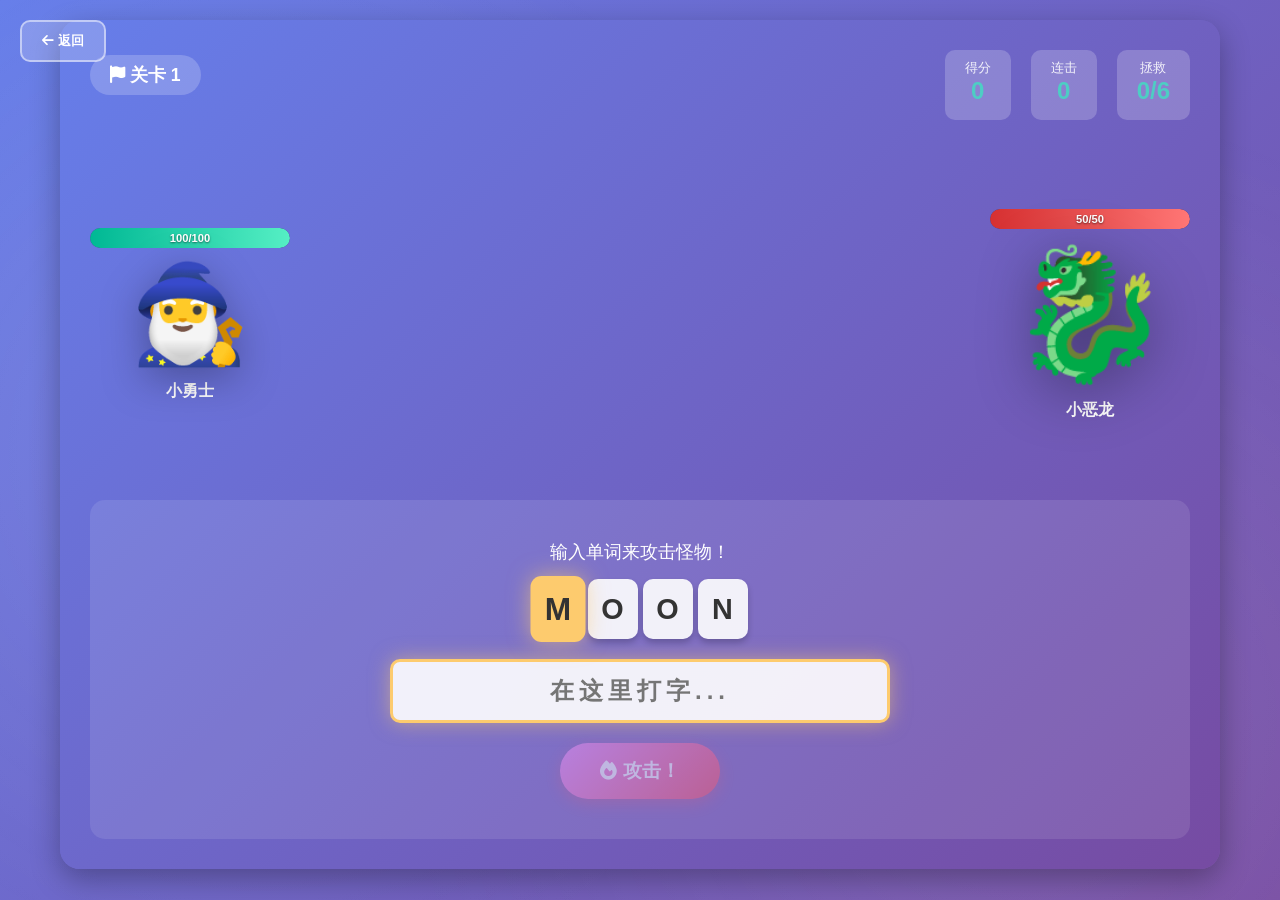
<file: typing-adventure.html>
<!DOCTYPE html>
<html lang="zh-CN">
<head>
    <meta charset="UTF-8">
    <meta name="viewport" content="width=device-width, initial-scale=1.0">
    <title>打字冒险 - 小键盘探险家</title>
    <link rel="stylesheet" href="style.css?v=20260307">
    <link rel="stylesheet" href="https://cdnjs.cloudflare.com/ajax/libs/font-awesome/6.4.0/css/all.min.css">
    <style>
        .adventure-section {
            display: block;
            max-width: 1200px;
            margin: 0 auto;
            padding: 20px;
        }

        .game-container {
            background: linear-gradient(135deg, #667eea 0%, #764ba2 100%);
            border-radius: 20px;
            padding: 30px;
            box-shadow: 0 10px 30px rgba(0,0,0,0.3);
            position: relative;
            overflow: hidden;
        }

        .game-header {
            display: flex;
            justify-content: space-between;
            align-items: center;
            margin-bottom: 30px;
            color: white;
        }

        .game-stats {
            display: flex;
            gap: 20px;
        }

        .stat-box {
            background: rgba(255,255,255,0.2);
            padding: 10px 20px;
            border-radius: 10px;
            text-align: center;
        }

        .stat-label {
            font-size: 0.8rem;
            opacity: 0.9;
        }

        .stat-value {
            font-size: 1.5rem;
            font-weight: bold;
        }

        .battle-area {
            display: flex;
            justify-content: space-between;
            align-items: center;
            margin: 40px 0;
            min-height: 300px;
            position: relative;
        }

        .player {
            text-align: center;
            position: relative;
        }

        .player-sprite {
            font-size: 6rem;
            animation: playerIdle 2s infinite;
            filter: drop-shadow(0 10px 20px rgba(0,0,0,0.3));
        }

        @keyframes playerIdle {
            0%, 100% { transform: translateY(0); }
            50% { transform: translateY(-10px); }
        }

        .monster {
            text-align: center;
            position: relative;
        }

        .monster-sprite {
            font-size: 8rem;
            animation: monsterFloat 3s infinite;
            filter: drop-shadow(0 10px 30px rgba(0,0,0,0.4));
            transition: transform 0.3s;
        }

        .monster-sprite.hit {
            animation: monsterHit 0.5s;
        }

        @keyframes monsterFloat {
            0%, 100% { transform: translateY(0); }
            50% { transform: translateY(-15px); }
        }

        @keyframes monsterHit {
            0%, 100% { transform: translateX(0); filter: brightness(1); }
            25% { transform: translateX(-20px); filter: brightness(2); }
            75% { transform: translateX(20px); filter: brightness(2); }
        }

        .health-bar-container {
            width: 200px;
            height: 20px;
            background: rgba(0,0,0,0.3);
            border-radius: 10px;
            overflow: hidden;
            margin: 10px auto;
            position: relative;
        }

        .health-bar {
            height: 100%;
            transition: width 0.5s ease, background-color 0.3s;
            border-radius: 10px;
        }

        .health-bar.player-health {
            background: linear-gradient(90deg, #00b894, #55efc4);
        }

        .health-bar.monster-health {
            background: linear-gradient(90deg, #d63031, #ff7675);
        }

        .health-text {
            position: absolute;
            top: 50%;
            left: 50%;
            transform: translate(-50%, -50%);
            color: white;
            font-size: 0.7rem;
            font-weight: bold;
            text-shadow: 0 1px 2px rgba(0,0,0,0.5);
        }

        .attack-area {
            background: rgba(255,255,255,0.1);
            border-radius: 15px;
            padding: 20px;
            margin-top: 30px;
        }

        .target-word {
            text-align: center;
            margin: 20px 0;
        }

        .word-display {
            display: flex;
            justify-content: center;
            gap: 5px;
            margin: 15px 0;
        }

        .letter-box {
            width: 50px;
            height: 60px;
            background: rgba(255,255,255,0.9);
            border-radius: 10px;
            display: flex;
            align-items: center;
            justify-content: center;
            font-size: 1.8rem;
            font-weight: bold;
            color: #333;
            transition: all 0.2s;
            box-shadow: 0 4px 6px rgba(0,0,0,0.2);
        }

        .letter-box.correct {
            background: #00b894;
            color: white;
            animation: letterCorrect 0.3s;
        }

        .letter-box.wrong {
            background: #d63031;
            color: white;
            animation: letterWrong 0.3s;
        }

        .letter-box.current {
            background: #fdcb6e;
            transform: scale(1.1);
            box-shadow: 0 0 20px rgba(253, 203, 110, 0.6);
        }

        @keyframes letterCorrect {
            0%, 100% { transform: scale(1); }
            50% { transform: scale(1.2); }
        }

        @keyframes letterWrong {
            0%, 100% { transform: translateX(0); }
            25% { transform: translateX(-5px); }
            75% { transform: translateX(5px); }
        }

        .typing-input-adventure {
            width: 100%;
            max-width: 500px;
            margin: 20px auto;
            display: block;
            padding: 15px 20px;
            font-size: 1.5rem;
            border: 3px solid rgba(255,255,255,0.3);
            border-radius: 10px;
            background: rgba(255,255,255,0.9);
            text-align: center;
            text-transform: uppercase;
            font-weight: bold;
            letter-spacing: 5px;
        }

        .typing-input-adventure:focus {
            outline: none;
            border-color: #fdcb6e;
            box-shadow: 0 0 20px rgba(253, 203, 110, 0.5);
        }

        .attack-button {
            display: block;
            margin: 20px auto;
            padding: 15px 40px;
            font-size: 1.2rem;
            font-weight: bold;
            color: white;
            background: linear-gradient(135deg, #f093fb 0%, #f5576c 100%);
            border: none;
            border-radius: 50px;
            cursor: pointer;
            transition: all 0.3s;
            box-shadow: 0 5px 15px rgba(245, 87, 108, 0.4);
        }

        .attack-button:hover {
            transform: translateY(-3px);
            box-shadow: 0 8px 25px rgba(245, 87, 108, 0.6);
        }

        .attack-button:disabled {
            opacity: 0.5;
            cursor: not-allowed;
            transform: none;
        }

        .damage-number {
            position: absolute;
            font-size: 2rem;
            font-weight: bold;
            color: #ff7675;
            text-shadow: 0 2px 4px rgba(0,0,0,0.5);
            animation: damageFloat 1s forwards;
            pointer-events: none;
            z-index: 100;
        }

        @keyframes damageFloat {
            0% {
                opacity: 1;
                transform: translateY(0) scale(1);
            }
            100% {
                opacity: 0;
                transform: translateY(-100px) scale(1.5);
            }
        }

        .projectile {
            position: absolute;
            font-size: 2rem;
            animation: projectileFly 0.8s forwards;
            pointer-events: none;
            z-index: 50;
        }

        @keyframes projectileFly {
            0% {
                left: 20%;
                opacity: 1;
            }
            100% {
                left: 70%;
                opacity: 0;
            }
        }

        .level-indicator {
            text-align: center;
            color: white;
            margin-bottom: 20px;
        }

        .level-badge {
            display: inline-block;
            background: rgba(255,255,255,0.2);
            padding: 8px 20px;
            border-radius: 20px;
            font-size: 1.1rem;
            font-weight: bold;
        }

        .game-over-modal, .level-complete-modal {
            display: none;
            position: fixed;
            top: 0;
            left: 0;
            width: 100%;
            height: 100%;
            background: rgba(0,0,0,0.8);
            z-index: 1000;
            justify-content: center;
            align-items: center;
        }

        .modal-content {
            background: white;
            padding: 40px;
            border-radius: 20px;
            text-align: center;
            max-width: 500px;
            animation: modalPop 0.5s;
        }

        @keyframes modalPop {
            0% { transform: scale(0.5); opacity: 0; }
            100% { transform: scale(1); opacity: 1; }
        }

        .modal-title {
            font-size: 2rem;
            margin-bottom: 20px;
        }

        .modal-stats {
            margin: 20px 0;
            text-align: left;
        }

        .modal-stat {
            display: flex;
            justify-content: space-between;
            padding: 10px 0;
            border-bottom: 1px solid #eee;
        }

        .modal-button {
            display: inline-block;
            margin: 10px;
            padding: 12px 30px;
            border-radius: 50px;
            font-weight: bold;
            cursor: pointer;
            transition: all 0.3s;
            border: none;
        }

        .modal-button.primary {
            background: linear-gradient(135deg, #667eea 0%, #764ba2 100%);
            color: white;
        }

        .modal-button.secondary {
            background: #eee;
            color: #333;
        }

        .animal-rescued {
            font-size: 4rem;
            animation: celebrate 0.5s infinite alternate;
        }

        @keyframes celebrate {
            0% { transform: rotate(-10deg); }
            100% { transform: rotate(10deg); }
        }

        .combo-display {
            position: absolute;
            top: 20px;
            left: 50%;
            transform: translateX(-50%);
            font-size: 2rem;
            font-weight: bold;
            color: #fdcb6e;
            text-shadow: 0 2px 4px rgba(0,0,0,0.5);
            opacity: 0;
            transition: opacity 0.3s;
        }

        .combo-display.show {
            opacity: 1;
            animation: comboPulse 0.5s infinite;
        }

        @keyframes comboPulse {
            0%, 100% { transform: translateX(-50%) scale(1); }
            50% { transform: translateX(-50%) scale(1.1); }
        }

        .back-button {
            position: fixed;
            top: 20px;
            left: 20px;
            padding: 10px 20px;
            background: rgba(255,255,255,0.2);
            color: white;
            border: 2px solid rgba(255,255,255,0.5);
            border-radius: 10px;
            cursor: pointer;
            font-weight: bold;
            transition: all 0.3s;
            z-index: 100;
        }

        .back-button:hover {
            background: rgba(255,255,255,0.3);
        }
    </style>
</head>
<body>
    <button class="back-button" onclick="goBack()">
        <i class="fas fa-arrow-left"></i> 返回
    </button>

    <div class="adventure-section">
        <div class="game-container">
            <div class="combo-display" id="combo-display">
                🔥 COMBO x<span id="combo-count">0</span>
            </div>

            <div class="game-header">
                <div class="level-indicator">
                    <span class="level-badge">
                        <i class="fas fa-flag"></i> 关卡 <span id="current-level">1</span>
                    </span>
                </div>
                <div class="game-stats">
                    <div class="stat-box">
                        <div class="stat-label">得分</div>
                        <div class="stat-value" id="score">0</div>
                    </div>
                    <div class="stat-box">
                        <div class="stat-label">连击</div>
                        <div class="stat-value" id="combo">0</div>
                    </div>
                    <div class="stat-box">
                        <div class="stat-label">拯救</div>
                        <div class="stat-value" id="rescued">0/5</div>
                    </div>
                </div>
            </div>

            <div class="battle-area">
                <!-- 玩家 -->
                <div class="player">
                    <div class="health-bar-container">
                        <div class="health-bar player-health" id="player-health-bar" style="width: 100%;"></div>
                        <div class="health-text" id="player-health-text">100/100</div>
                    </div>
                    <div class="player-sprite" id="player-sprite">🧙‍♂️</div>
                    <div style="color: white; margin-top: 10px; font-weight: bold;">小勇士</div>
                </div>

                <!-- 怪物 -->
                <div class="monster">
                    <div class="health-bar-container">
                        <div class="health-bar monster-health" id="monster-health-bar" style="width: 100%;"></div>
                        <div class="health-text" id="monster-health-text">100/100</div>
                    </div>
                    <div class="monster-sprite" id="monster-sprite">🐉</div>
                    <div style="color: white; margin-top: 10px; font-weight: bold;" id="monster-name">恶龙</div>
                    <div class="animal-rescued" id="rescued-animal" style="display: none;">🐰</div>
                </div>
            </div>

            <div class="attack-area">
                <div class="target-word">
                    <div style="color: white; font-size: 1.1rem; margin-bottom: 10px;" id="word-hint">
                        输入单词来攻击怪物！
                    </div>
                    <div class="word-display" id="word-display">
                        <!-- 字母框会动态生成 -->
                    </div>
                </div>
                <input type="text" class="typing-input-adventure" id="typing-input-adventure" 
                       placeholder="在这里打字..." autocomplete="off" autofocus>
                <button class="attack-button" id="attack-button" onclick="attack()" disabled>
                    <i class="fas fa-fire"></i> 攻击！
                </button>
            </div>
        </div>
    </div>

    <!-- 游戏结束弹窗 -->
    <div class="game-over-modal" id="game-over-modal">
        <div class="modal-content">
            <div class="modal-title" id="game-over-title">💀 游戏结束</div>
            <div class="animal-rescued" id="game-over-animal">🐰</div>
            <div class="modal-stats">
                <div class="modal-stat">
                    <span>最终得分：</span>
                    <strong id="final-score-modal">0</strong>
                </div>
                <div class="modal-stat">
                    <span>最高连击：</span>
                    <strong id="final-combo-modal">0</strong>
                </div>
                <div class="modal-stat">
                    <span>拯救动物：</span>
                    <strong id="final-rescued-modal">0</strong>
                </div>
                <div class="modal-stat">
                    <span>通过关卡：</span>
                    <strong id="final-level-modal">1</strong>
                </div>
            </div>
            <button class="modal-button primary" onclick="restartGame()">
                <i class="fas fa-redo"></i> 再来一次
            </button>
            <button class="modal-button secondary" onclick="goBack()">
                <i class="fas fa-home"></i> 返回首页
            </button>
        </div>
    </div>

    <!-- 关卡完成弹窗 -->
    <div class="level-complete-modal" id="level-complete-modal">
        <div class="modal-content">
            <div class="modal-title">🎉 关卡完成！</div>
            <div class="animal-rescued">🐰</div>
            <p style="color: #666; margin: 20px 0;">你成功打败了怪物，拯救了小动物！</p>
            <button class="modal-button primary" onclick="nextLevel()">
                <i class="fas fa-arrow-right"></i> 下一关
            </button>
        </div>
    </div>

    <script src="typing-adventure-game.js"></script>
</body>
</html>
</file>
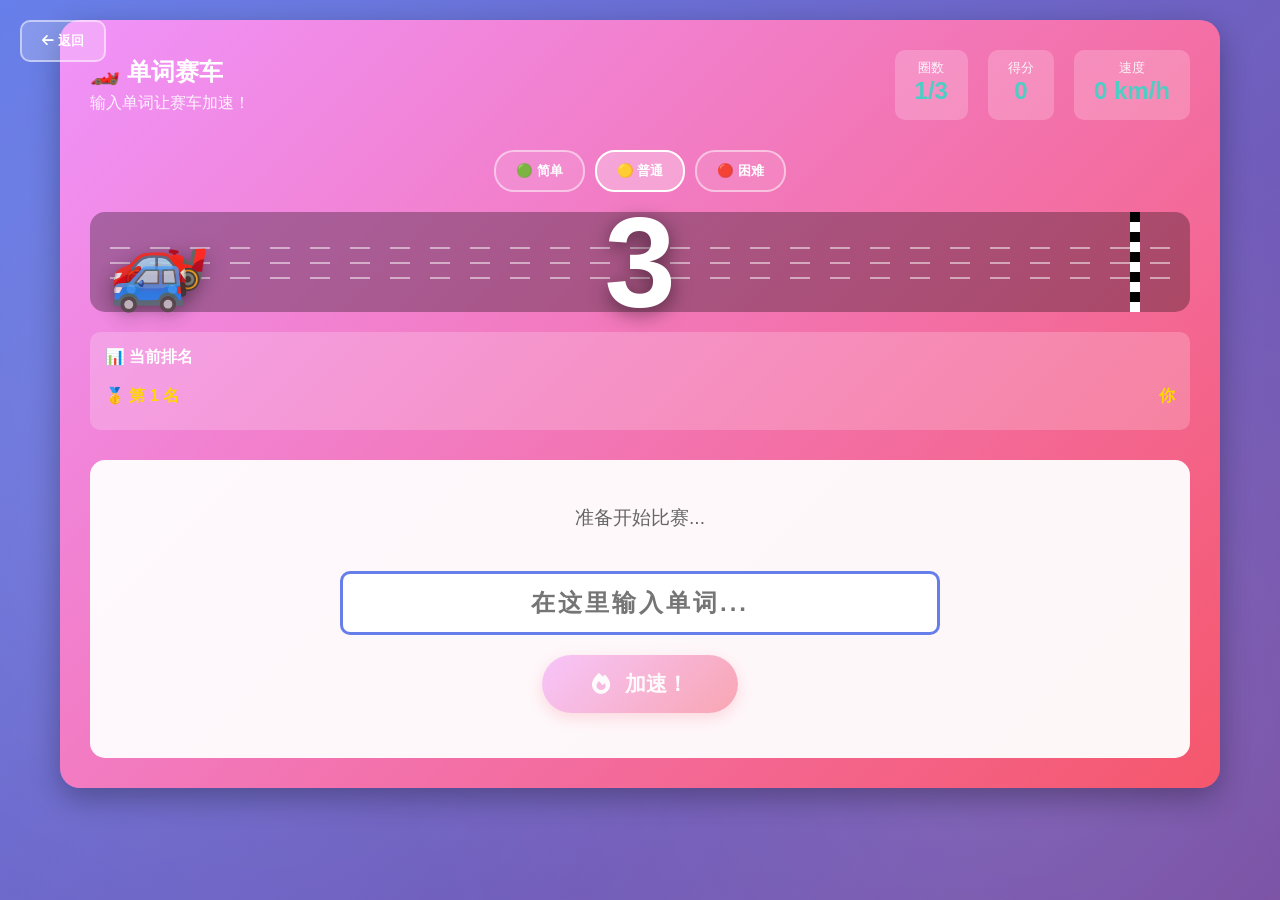
<file: word-race.html>
<!DOCTYPE html>
<html lang="zh-CN">
<head>
    <meta charset="UTF-8">
    <meta name="viewport" content="width=device-width, initial-scale=1.0">
    <title>单词赛车 - 小键盘探险家</title>
    <link rel="stylesheet" href="style.css?v=20260307">
    <link rel="stylesheet" href="https://cdnjs.cloudflare.com/ajax/libs/font-awesome/6.4.0/css/all.min.css">
    <style>
        .race-section {
            display: block;
            max-width: 1200px;
            margin: 0 auto;
            padding: 20px;
        }

        .race-container {
            background: linear-gradient(135deg, #f093fb 0%, #f5576c 100%);
            border-radius: 20px;
            padding: 30px;
            box-shadow: 0 10px 30px rgba(0,0,0,0.3);
            position: relative;
            overflow: hidden;
        }

        .race-header {
            display: flex;
            justify-content: space-between;
            align-items: center;
            margin-bottom: 30px;
            color: white;
        }

        .race-stats {
            display: flex;
            gap: 20px;
        }

        .stat-box {
            background: rgba(255,255,255,0.2);
            padding: 10px 20px;
            border-radius: 10px;
            text-align: center;
        }

        .stat-label {
            font-size: 0.8rem;
            opacity: 0.9;
        }

        .stat-value {
            font-size: 1.5rem;
            font-weight: bold;
        }

        .race-track {
            background: rgba(0,0,0,0.3);
            border-radius: 15px;
            padding: 20px;
            margin: 20px 0;
            position: relative;
        }

        .track-lane {
            display: flex;
            align-items: center;
            margin: 15px 0;
            position: relative;
        }

        .lane-marker {
            position: absolute;
            left: 0;
            right: 0;
            top: 50%;
            height: 2px;
            background: repeating-linear-gradient(
                90deg,
                rgba(255,255,255,0.5) 0px,
                rgba(255,255,255,0.5) 20px,
                transparent 20px,
                transparent 40px
            );
        }

        .finish-line {
            position: absolute;
            right: 50px;
            top: 0;
            bottom: 0;
            width: 10px;
            background: repeating-linear-gradient(
                0deg,
                #fff 0px,
                #fff 10px,
                #000 10px,
                #000 20px
            );
            z-index: 10;
        }

        .race-car {
            font-size: 4rem;
            position: absolute;
            left: 0;
            transition: left 0.5s ease-out;
            filter: drop-shadow(0 5px 10px rgba(0,0,0,0.3));
            z-index: 20;
        }

        .race-car.player {
            font-size: 5rem;
        }

        .race-car.enemy {
            font-size: 4rem;
            opacity: 0.8;
        }

        .word-display-area {
            background: rgba(255,255,255,0.95);
            border-radius: 15px;
            padding: 25px;
            margin-top: 30px;
        }

        .current-word {
            text-align: center;
            margin: 20px 0;
        }

        .word-hint {
            font-size: 1.2rem;
            color: #666;
            margin-bottom: 15px;
        }

        .word-letters {
            display: flex;
            justify-content: center;
            gap: 8px;
            margin: 20px 0;
            flex-wrap: wrap;
        }

        .letter-tile {
            width: 50px;
            height: 60px;
            background: linear-gradient(135deg, #667eea 0%, #764ba2 100%);
            border-radius: 10px;
            display: flex;
            align-items: center;
            justify-content: center;
            font-size: 1.8rem;
            font-weight: bold;
            color: white;
            transition: all 0.2s;
            box-shadow: 0 4px 8px rgba(0,0,0,0.2);
        }

        .letter-tile.correct {
            background: linear-gradient(135deg, #00b894 0%, #55efc4 100%);
            animation: tileCorrect 0.3s;
        }

        .letter-tile.wrong {
            background: linear-gradient(135deg, #d63031 0%, #ff7675 100%);
            animation: tileWrong 0.3s;
        }

        .letter-tile.current {
            transform: scale(1.15);
            box-shadow: 0 0 20px rgba(253, 203, 110, 0.6);
            background: linear-gradient(135deg, #fdcb6e 0%, #f39c12 100%);
        }

        @keyframes tileCorrect {
            0%, 100% { transform: scale(1); }
            50% { transform: scale(1.2); }
        }

        @keyframes tileWrong {
            0%, 100% { transform: translateX(0); }
            25% { transform: translateX(-5px); }
            75% { transform: translateX(5px); }
        }

        .typing-input-race {
            width: 100%;
            max-width: 600px;
            margin: 20px auto;
            display: block;
            padding: 15px 20px;
            font-size: 1.5rem;
            border: 3px solid #667eea;
            border-radius: 10px;
            background: white;
            text-align: center;
            text-transform: uppercase;
            font-weight: bold;
            letter-spacing: 3px;
        }

        .typing-input-race:focus {
            outline: none;
            border-color: #f5576c;
            box-shadow: 0 0 20px rgba(245, 87, 108, 0.4);
        }

        .boost-button {
            display: block;
            margin: 20px auto;
            padding: 15px 50px;
            font-size: 1.3rem;
            font-weight: bold;
            color: white;
            background: linear-gradient(135deg, #f093fb 0%, #f5576c 100%);
            border: none;
            border-radius: 50px;
            cursor: pointer;
            transition: all 0.3s;
            box-shadow: 0 5px 15px rgba(245, 87, 108, 0.4);
        }

        .boost-button:hover:not(:disabled) {
            transform: translateY(-3px) scale(1.05);
            box-shadow: 0 8px 25px rgba(245, 87, 108, 0.6);
        }

        .boost-button:disabled {
            opacity: 0.5;
            cursor: not-allowed;
            transform: none;
        }

        .boost-button i {
            margin-right: 10px;
        }

        .race-position {
            background: rgba(255,255,255,0.2);
            padding: 15px;
            border-radius: 10px;
            margin-top: 20px;
            color: white;
        }

        .position-item {
            display: flex;
            justify-content: space-between;
            padding: 8px 0;
            border-bottom: 1px solid rgba(255,255,255,0.2);
        }

        .position-item:last-child {
            border-bottom: none;
        }

        .position-item.first {
            color: #ffd700;
            font-weight: bold;
        }

        .speed-lines {
            position: absolute;
            top: 0;
            left: 0;
            right: 0;
            bottom: 0;
            pointer-events: none;
            overflow: hidden;
            z-index: 5;
        }

        .speed-line {
            position: absolute;
            width: 2px;
            height: 20px;
            background: rgba(255,255,255,0.5);
            animation: speedLine 0.5s linear infinite;
        }

        @keyframes speedLine {
            0% {
                transform: translateY(0);
                opacity: 1;
            }
            100% {
                transform: translateY(100px);
                opacity: 0;
            }
        }

        .race-complete-modal, .race-game-over-modal {
            display: none;
            position: fixed;
            top: 0;
            left: 0;
            width: 100%;
            height: 100%;
            background: rgba(0,0,0,0.8);
            z-index: 1000;
            justify-content: center;
            align-items: center;
        }

        .modal-content {
            background: white;
            padding: 40px;
            border-radius: 20px;
            text-align: center;
            max-width: 500px;
            animation: modalPop 0.5s;
        }

        @keyframes modalPop {
            0% { transform: scale(0.5); opacity: 0; }
            100% { transform: scale(1); opacity: 1; }
        }

        .modal-title {
            font-size: 2rem;
            margin-bottom: 20px;
        }

        .trophy {
            font-size: 5rem;
            margin: 20px 0;
            animation: celebrate 0.5s infinite alternate;
        }

        @keyframes celebrate {
            0% { transform: rotate(-10deg); }
            100% { transform: rotate(10deg); }
        }

        .modal-stats {
            margin: 20px 0;
            text-align: left;
        }

        .modal-stat {
            display: flex;
            justify-content: space-between;
            padding: 10px 0;
            border-bottom: 1px solid #eee;
        }

        .modal-button {
            display: inline-block;
            margin: 10px;
            padding: 12px 30px;
            border-radius: 50px;
            font-weight: bold;
            cursor: pointer;
            transition: all 0.3s;
            border: none;
        }

        .modal-button.primary {
            background: linear-gradient(135deg, #f093fb 0%, #f5576c 100%);
            color: white;
        }

        .modal-button.secondary {
            background: #eee;
            color: #333;
        }

        .back-button {
            position: fixed;
            top: 20px;
            left: 20px;
            padding: 10px 20px;
            background: rgba(255,255,255,0.2);
            color: white;
            border: 2px solid rgba(255,255,255,0.5);
            border-radius: 10px;
            cursor: pointer;
            font-weight: bold;
            transition: all 0.3s;
            z-index: 100;
        }

        .back-button:hover {
            background: rgba(255,255,255,0.3);
        }

        .countdown {
            position: absolute;
            top: 50%;
            left: 50%;
            transform: translate(-50%, -50%);
            font-size: 8rem;
            font-weight: bold;
            color: white;
            text-shadow: 0 5px 20px rgba(0,0,0,0.5);
            z-index: 100;
            animation: countdown 1s;
        }

        @keyframes countdown {
            0% { transform: translate(-50%, -50%) scale(2); opacity: 0; }
            50% { opacity: 1; }
            100% { transform: translate(-50%, -50%) scale(1); opacity: 0; }
        }

        .difficulty-selector {
            display: flex;
            gap: 10px;
            margin: 20px 0;
            justify-content: center;
        }

        .difficulty-btn {
            padding: 10px 20px;
            border: 2px solid rgba(255,255,255,0.5);
            background: rgba(255,255,255,0.1);
            color: white;
            border-radius: 20px;
            cursor: pointer;
            font-weight: bold;
            transition: all 0.3s;
        }

        .difficulty-btn.active, .difficulty-btn:hover {
            background: rgba(255,255,255,0.3);
            border-color: white;
        }
    </style>
</head>
<body>
    <button class="back-button" onclick="goBack()">
        <i class="fas fa-arrow-left"></i> 返回
    </button>

    <div class="race-section">
        <div class="race-container">
            <div class="race-header">
                <div>
                    <h2 style="margin: 0;">🏎️ 单词赛车</h2>
                    <p style="margin: 5px 0 0 0; opacity: 0.9;">输入单词让赛车加速！</p>
                </div>
                <div class="race-stats">
                    <div class="stat-box">
                        <div class="stat-label">圈数</div>
                        <div class="stat-value" id="lap">1/3</div>
                    </div>
                    <div class="stat-box">
                        <div class="stat-label">得分</div>
                        <div class="stat-value" id="score">0</div>
                    </div>
                    <div class="stat-box">
                        <div class="stat-label">速度</div>
                        <div class="stat-value" id="speed">0 km/h</div>
                    </div>
                </div>
            </div>

            <div class="difficulty-selector">
                <button class="difficulty-btn" onclick="setDifficulty('easy')">🟢 简单</button>
                <button class="difficulty-btn active" onclick="setDifficulty('normal')">🟡 普通</button>
                <button class="difficulty-btn" onclick="setDifficulty('hard')">🔴 困难</button>
            </div>

            <div class="race-track" id="race-track">
                <div class="finish-line"></div>
                
                <!-- 玩家车道 -->
                <div class="track-lane">
                    <div class="lane-marker"></div>
                    <div class="race-car player" id="player-car" style="left: 0%;">🏎️</div>
                </div>
                
                <!-- 对手车道 -->
                <div class="track-lane">
                    <div class="lane-marker"></div>
                    <div class="race-car enemy" id="enemy-car-1" style="left: 0%;">🚗</div>
                </div>
                
                <div class="track-lane">
                    <div class="lane-marker"></div>
                    <div class="race-car enemy" id="enemy-car-2" style="left: 0%;">🚙</div>
                </div>
            </div>

            <div class="race-position">
                <div style="font-weight: bold; margin-bottom: 10px;">📊 当前排名</div>
                <div id="position-display">
                    <div class="position-item first">
                        <span>🥇 第 1 名</span>
                        <span id="position-text">你</span>
                    </div>
                </div>
            </div>

            <div class="word-display-area">
                <div class="current-word">
                    <div class="word-hint" id="word-hint">准备开始比赛...</div>
                    <div class="word-letters" id="word-letters">
                        <!-- 字母块动态生成 -->
                    </div>
                </div>
                <input type="text" class="typing-input-race" id="typing-input-race" 
                       placeholder="在这里输入单词..." autocomplete="off" disabled>
                <button class="boost-button" id="boost-button" onclick="boost()" disabled>
                    <i class="fas fa-fire"></i> 加速！
                </button>
            </div>
        </div>
    </div>

    <!-- 比赛完成弹窗 -->
    <div class="race-complete-modal" id="race-complete-modal">
        <div class="modal-content">
            <div class="modal-title" id="complete-title">🏆 冠军！</div>
            <div class="trophy" id="complete-trophy">🏆</div>
            <div class="modal-stats">
                <div class="modal-stat">
                    <span>最终得分：</span>
                    <strong id="final-score-race">0</strong>
                </div>
                <div class="modal-stat">
                    <span>完成时间：</span>
                    <strong id="final-time-race">0s</strong>
                </div>
                <div class="modal-stat">
                    <span>正确单词：</span>
                    <strong id="final-words-race">0</strong>
                </div>
                <div class="modal-stat">
                    <span>最高速度：</span>
                    <strong id="final-speed-race">0 km/h</strong>
                </div>
            </div>
            <button class="modal-button primary" onclick="restartRace()">
                <i class="fas fa-redo"></i> 再来一次
            </button>
            <button class="modal-button secondary" onclick="goBack()">
                <i class="fas fa-home"></i> 返回首页
            </button>
        </div>
    </div>

    <!-- 游戏结束弹窗 -->
    <div class="race-game-over-modal" id="race-game-over-modal">
        <div class="modal-content">
            <div class="modal-title">💨 比赛结束</div>
            <div class="trophy" id="game-over-trophy">🥈</div>
            <p style="color: #666; margin: 20px 0;" id="game-over-message">你获得了第 2 名</p>
            <button class="modal-button primary" onclick="restartRace()">
                <i class="fas fa-redo"></i> 再来一次
            </button>
            <button class="modal-button secondary" onclick="goBack()">
                <i class="fas fa-home"></i> 返回首页
            </button>
        </div>
    </div>

    <script src="word-race-game.js"></script>
</body>
</html>
</file>
<file: style.css>
/* 基础样式 */
* {
    margin: 0;
    padding: 0;
    box-sizing: border-box;
}

body {
    font-family: 'Comic Neue', 'Nunito', sans-serif;
    background: linear-gradient(135deg, #667eea 0%, #764ba2 100%);
    background-attachment: fixed;
    min-height: 100vh;
    color: #333;
    overflow-x: hidden;
    position: relative;
}

/* 添加背景装饰 */
body::before {
    content: '';
    position: fixed;
    top: 0;
    left: 0;
    width: 100%;
    height: 100%;
    background-image: 
        radial-gradient(circle at 20% 50%, rgba(255, 255, 255, 0.1) 0%, transparent 50%),
        radial-gradient(circle at 80% 80%, rgba(255, 255, 255, 0.1) 0%, transparent 50%);
    pointer-events: none;
    z-index: 0;
}

.container {
    max-width: 1200px;
    margin: 0 auto;
    padding: 20px;
}

/* 头部样式 */
.header {
    display: flex;
    justify-content: space-between;
    align-items: center;
    padding: 20px;
    background: white;
    border-radius: 20px;
    box-shadow: 0 4px 15px rgba(0, 0, 0, 0.1);
    margin-bottom: 30px;
    animation: slideDown 0.5s ease;
}

.logo {
    display: flex;
    align-items: center;
    gap: 15px;
}

.logo i {
    font-size: 2.5rem;
    color: #ff6b6b;
    animation: bounce 2s infinite;
}

.logo h1 {
    font-size: 2rem;
    background: linear-gradient(45deg, #ff6b6b, #4ecdc4);
    -webkit-background-clip: text;
    -webkit-text-fill-color: transparent;
    background-clip: text;
}

.nav {
    display: flex;
    gap: 20px;
}

.nav-link {
    display: flex;
    align-items: center;
    gap: 8px;
    padding: 10px 20px;
    text-decoration: none;
    color: #666;
    border-radius: 50px;
    transition: all 0.3s ease;
    font-weight: 600;
}

.nav-link:hover {
    background: #f0f7ff;
    color: #4ecdc4;
    transform: translateY(-2px);
}

.nav-link.active {
    background: linear-gradient(45deg, #ff6b6b, #4ecdc4);
    color: white;
    box-shadow: 0 4px 10px rgba(78, 205, 196, 0.3);
}

/* 主内容区 */
.main-content {
    background: white;
    border-radius: 20px;
    padding: 30px;
    box-shadow: 0 4px 20px rgba(0, 0, 0, 0.1);
    margin-bottom: 30px;
}

.section {
    display: none;
    animation: fadeIn 0.5s ease;
}

.section.active {
    display: block;
}

/* 英雄区域 */
.hero {
    display: grid;
    grid-template-columns: 1fr 1fr;
    gap: 40px;
    align-items: center;
    margin-bottom: 50px;
}

.hero-content h2 {
    font-size: 2.5rem;
    color: #333;
    margin-bottom: 15px;
    line-height: 1.2;
}

.subtitle {
    font-size: 1.2rem;
    color: #666;
    margin-bottom: 30px;
}

.hero-animals {
    display: flex;
    gap: 20px;
    margin-bottom: 30px;
}

.animal {
    display: flex;
    flex-direction: column;
    align-items: center;
    padding: 15px;
    background: #f8f9fa;
    border-radius: 15px;
    transition: transform 0.3s ease;
}

.animal:hover {
    transform: translateY(-5px);
}

.animal i {
    font-size: 2rem;
    margin-bottom: 10px;
}

.animal.monkey i { color: #ff9f43; }
.animal.panda i { color: #2ecc71; }
.animal.rabbit i { color: #9b59b6; }

.start-btn {
    background: linear-gradient(45deg, #ff6b6b, #4ecdc4);
    color: white;
    border: none;
    padding: 15px 40px;
    font-size: 1.2rem;
    border-radius: 50px;
    cursor: pointer;
    display: flex;
    align-items: center;
    gap: 10px;
    transition: all 0.3s ease;
    font-weight: 600;
}

.start-btn:hover {
    transform: scale(1.05);
    box-shadow: 0 6px 20px rgba(255, 107, 107, 0.4);
}

/* 键盘插图 */
.keyboard-illustration {
    display: grid;
    grid-template-columns: repeat(4, 1fr);
    gap: 15px;
    justify-items: center;
}

.key {
    width: 60px;
    height: 60px;
    background: linear-gradient(135deg, #667eea 0%, #764ba2 100%);
    color: white;
    display: flex;
    align-items: center;
    justify-content: center;
    border-radius: 10px;
    font-size: 1.5rem;
    font-weight: bold;
    box-shadow: 0 4px 10px rgba(102, 126, 234, 0.3);
    animation: float 3s ease-in-out infinite;
}

.key:hover {
    transform: scale(1.1);
}

/* 特性卡片 */
.features {
    display: grid;
    grid-template-columns: repeat(auto-fit, minmax(250px, 1fr));
    gap: 30px;
    margin-top: 50px;
}

.feature-card {
    background: #f8f9fa;
    padding: 30px;
    border-radius: 15px;
    text-align: center;
    transition: all 0.3s ease;
}

.feature-card:hover {
    transform: translateY(-10px);
    box-shadow: 0 10px 30px rgba(0, 0, 0, 0.1);
}

.feature-icon {
    font-size: 2.5rem;
    color: #4ecdc4;
    margin-bottom: 20px;
}

.feature-card h3 {
    font-size: 1.5rem;
    margin-bottom: 15px;
    color: #333;
}

/* 课程卡片 */
.lessons-container {
    display: grid;
    grid-template-columns: repeat(auto-fit, minmax(300px, 1fr));
    gap: 30px;
    margin-top: 30px;
}

.lesson-card {
    background: white;
    border-radius: 15px;
    padding: 25px;
    cursor: pointer;
    transition: all 0.3s ease;
    border: 2px solid #e9ecef;
    position: relative;
}

.lesson-card:hover {
    transform: translateY(-5px);
    border-color: #4ecdc4;
    box-shadow: 0 10px 30px rgba(78, 205, 196, 0.2);
}

.lesson-badge {
    position: absolute;
    top: -10px;
    right: 20px;
    padding: 5px 15px;
    border-radius: 20px;
    color: white;
    font-weight: bold;
    font-size: 0.9rem;
}

.lesson-badge.beginner { background: #2ecc71; }
.lesson-badge.intermediate { background: #f39c12; }
.lesson-badge.advanced { background: #e74c3c; }

.lesson-card h3 {
    font-size: 1.5rem;
    margin-bottom: 10px;
    color: #333;
}

.lesson-stats {
    display: flex;
    justify-content: space-between;
    margin: 15px 0;
    color: #666;
}

.lesson-progress {
    height: 8px;
    background: #e9ecef;
    border-radius: 4px;
    overflow: hidden;
    margin-top: 15px;
}

.progress-bar {
    height: 100%;
    background: linear-gradient(45deg, #ff6b6b, #4ecdc4);
    transition: width 0.3s ease;
}

/* 游戏卡片 */
.games-container {
    display: grid;
    grid-template-columns: repeat(auto-fit, minmax(280px, 1fr));
    gap: 30px;
    margin-top: 30px;
}

.game-card {
    background: white;
    border-radius: 15px;
    padding: 30px;
    text-align: center;
    cursor: pointer;
    transition: all 0.3s ease;
    border: 2px solid #e9ecef;
}

.game-card:hover {
    transform: translateY(-5px);
    border-color: #ff6b6b;
    box-shadow: 0 10px 30px rgba(255, 107, 107, 0.2);
}

.game-icon {
    font-size: 3rem;
    color: #ff6b6b;
    margin-bottom: 20px;
}

.game-card h3 {
    font-size: 1.5rem;
    margin-bottom: 10px;
    color: #333;
}

.play-btn {
    background: #ff6b6b;
    color: white;
    border: none;
    padding: 10px 30px;
    border-radius: 25px;
    cursor: pointer;
    margin-top: 15px;
    font-weight: 600;
    transition: all 0.3s ease;
}

.play-btn:hover {
    background: #ff5252;
    transform: scale(1.05);
}

/* 打字练习区域 */
.typing-section {
    background: #f8f9fa;
    border-radius: 15px;
    padding: 30px;
}

.typing-header {
    display: flex;
    justify-content: space-between;
    align-items: center;
    margin-bottom: 30px;
}

.back-btn {
    background: #6c757d;
    color: white;
    border: none;
    padding: 10px 20px;
    border-radius: 25px;
    cursor: pointer;
    display: flex;
    align-items: center;
    gap: 8px;
    transition: all 0.3s ease;
}

.back-btn:hover {
    background: #5a6268;
}

.stats {
    display: flex;
    gap: 20px;
    font-weight: 600;
    color: #333;
}

.typing-area {
    background: white;
    border-radius: 15px;
    padding: 30px;
    margin-bottom: 30px;
}

.target-text {
    font-size: 2rem;
    text-align: center;
    margin-bottom: 30px;
    color: #333;
    min-height: 60px;
    display: flex;
    align-items: center;
    justify-content: center;
}

.highlight-key {
    background: linear-gradient(45deg, #ff6b6b, #4ecdc4);
    color: white;
    padding: 5px 15px;
    border-radius: 10px;
    margin: 0 5px;
    animation: pulse 1.5s infinite;
}

.keyboard-display {
    background: #2c3e50;
    border-radius: 10px;
    padding: 20px;
    margin-bottom: 30px;
}

.keyboard-row {
    display: flex;
    justify-content: center;
    gap: 10px;
    margin-bottom: 10px;
}

.keyboard-row .key {
    width: 50px;
    height: 50px;
    background: #34495e;
    color: white;
    display: flex;
    align-items: center;
    justify-content: center;
    border-radius: 5px;
    font-weight: bold;
    transition: all 0.1s ease;
}

.keyboard-row .key.active {
    background: #4ecdc4;
    transform: scale(1.1);
    box-shadow: 0 0 10px rgba(78, 205, 196, 0.5);
}

/* MacBook 键盘特殊键样式 */
.keyboard-row .key.function-key {
    width: 40px;
    height: 30px;
    font-size: 0.7rem;
    background: #3a4b5c;
}

.keyboard-row .key.tab-key,
.keyboard-row .key.caps-key,
.keyboard-row .key.shift-key {
    width: 70px;
    font-size: 0.8rem;
}

.keyboard-row .key.delete-key,
.keyboard-row .key.return-key {
    width: 70px;
    background: #e74c3c;
}

.keyboard-row .key.modifier-key {
    width: 60px;
    font-size: 0.8rem;
    background: #3a4b5c;
}

.keyboard-row .key.space-key {
    width: 200px;
    background: #34495e;
}

.keyboard-row .key.space-key.active {
    background: #4ecdc4;
}

/* 功能键行样式 */
.keyboard-row.function-row {
    margin-bottom: 15px;
}

.keyboard-row.function-row .key {
    height: 30px;
    font-size: 0.75rem;
}

.input-area {
    display: flex;
    gap: 15px;
    margin-bottom: 20px;
}

#typing-input {
    flex: 1;
    padding: 15px;
    border: 2px solid #ddd;
    border-radius: 10px;
    font-size: 1.2rem;
    outline: none;
    transition: border-color 0.3s ease;
}

#typing-input:focus {
    border-color: #4ecdc4;
}

#next-btn {
    background: #4ecdc4;
    color: white;
    border: none;
    padding: 15px 30px;
    border-radius: 10px;
    cursor: pointer;
    font-weight: 600;
    transition: all 0.3s ease;
}

#next-btn:hover {
    background: #3db8af;
    transform: scale(1.05);
}

.feedback {
    text-align: center;
    padding: 15px;
    background: #d4edda;
    color: #155724;
    border-radius: 10px;
    display: none;
}

.feedback.show {
    display: block;
    animation: fadeIn 0.5s ease;
}

/* 进度容器 */
.progress-container {
    background: white;
    border-radius: 15px;
    padding: 20px;
}

.progress-label {
    display: flex;
    justify-content: space-between;
    margin-bottom: 10px;
    font-weight: 600;
}

.progress-bar-container {
    height: 20px;
    background: #e9ecef;
    border-radius: 10px;
    overflow: hidden;
}

.progress-bar-fill {
    height: 100%;
    background: linear-gradient(45deg, #ff6b6b, #4ecdc4);
    transition: width 0.5s ease;
}

/* 进度仪表板 */
.progress-dashboard {
    display: grid;
    grid-template-columns: repeat(auto-fit, minmax(300px, 1fr));
    gap: 30px;
    margin-top: 30px;
}

.progress-card {
    background: white;
    border-radius: 15px;
    padding: 25px;
}

.progress-card h3 {
    font-size: 1.5rem;
    margin-bottom: 20px;
    color: #333;
    display: flex;
    align-items: center;
    gap: 10px;
}

.achievements {
    display: flex;
    flex-direction: column;
    gap: 15px;
}

.achievement {
    display: flex;
    align-items: center;
    gap: 15px;
    padding: 15px;
    background: #f8f9fa;
    border-radius: 10px;
    transition: all 0.3s ease;
}

.achievement.unlocked {
    background: #d4edda;
    color: #155724;
}

.achievement.locked {
    opacity: 0.6;
}

.achievement i {
    font-size: 1.5rem;
}

.stats-grid {
    display: grid;
    grid-template-columns: repeat(2, 1fr);
    gap: 20px;
}

.stat-item {
    text-align: center;
    padding: 20px;
    background: #f8f9fa;
    border-radius: 10px;
}

.stat-value {
    font-size: 2rem;
    font-weight: bold;
    color: #4ecdc4;
    margin-bottom: 5px;
}

/* 底部 */
.footer {
    text-align: center;
    padding: 20px;
    color: #666;
    font-size: 0.9rem;
}

/* 模态框 */
.modal {
    display: none;
    position: fixed;
    top: 0;
    left: 0;
    width: 100%;
    height: 100%;
    background: rgba(0, 0, 0, 0.5);
    z-index: 1000;
    align-items: center;
    justify-content: center;
}

.modal.show {
    display: flex;
    animation: fadeIn 0.3s ease;
}

.modal-content {
    background: white;
    border-radius: 20px;
    padding: 30px;
    max-width: 500px;
    width: 90%;
    animation: slideUp 0.3s ease;
}

.modal-header {
    display: flex;
    justify-content: space-between;
    align-items: center;
    margin-bottom: 20px;
}

.close-modal {
    background: none;
    border: none;
    font-size: 2rem;
    cursor: pointer;
    color: #666;
}

.celebration {
    text-align: center;
    font-size: 4rem;
    color: #ffd700;
    margin: 20px 0;
    animation: bounce 1s infinite;
}

.score-display {
    display: flex;
    justify-content: space-around;
    margin: 30px 0;
}

.score-item {
    text-align: center;
}

.score-item span:first-child {
    display: block;
    color: #666;
    margin-bottom: 5px;
}

.score-item span:last-child {
    font-size: 1.5rem;
    font-weight: bold;
    color: #4ecdc4;
}

.continue-btn {
    width: 100%;
    background: linear-gradient(45deg, #ff6b6b, #4ecdc4);
    color: white;
    border: none;
    padding: 15px;
    border-radius: 10px;
    font-size: 1.2rem;
    cursor: pointer;
    transition: all 0.3s ease;
}

.continue-btn:hover {
    transform: scale(1.02);
}

/* 动画 */
@keyframes slideDown {
    from {
        opacity: 0;
        transform: translateY(-20px);
    }
    to {
        opacity: 1;
        transform: translateY(0);
    }
}

@keyframes fadeIn {
    from {
        opacity: 0;
    }
</file>
